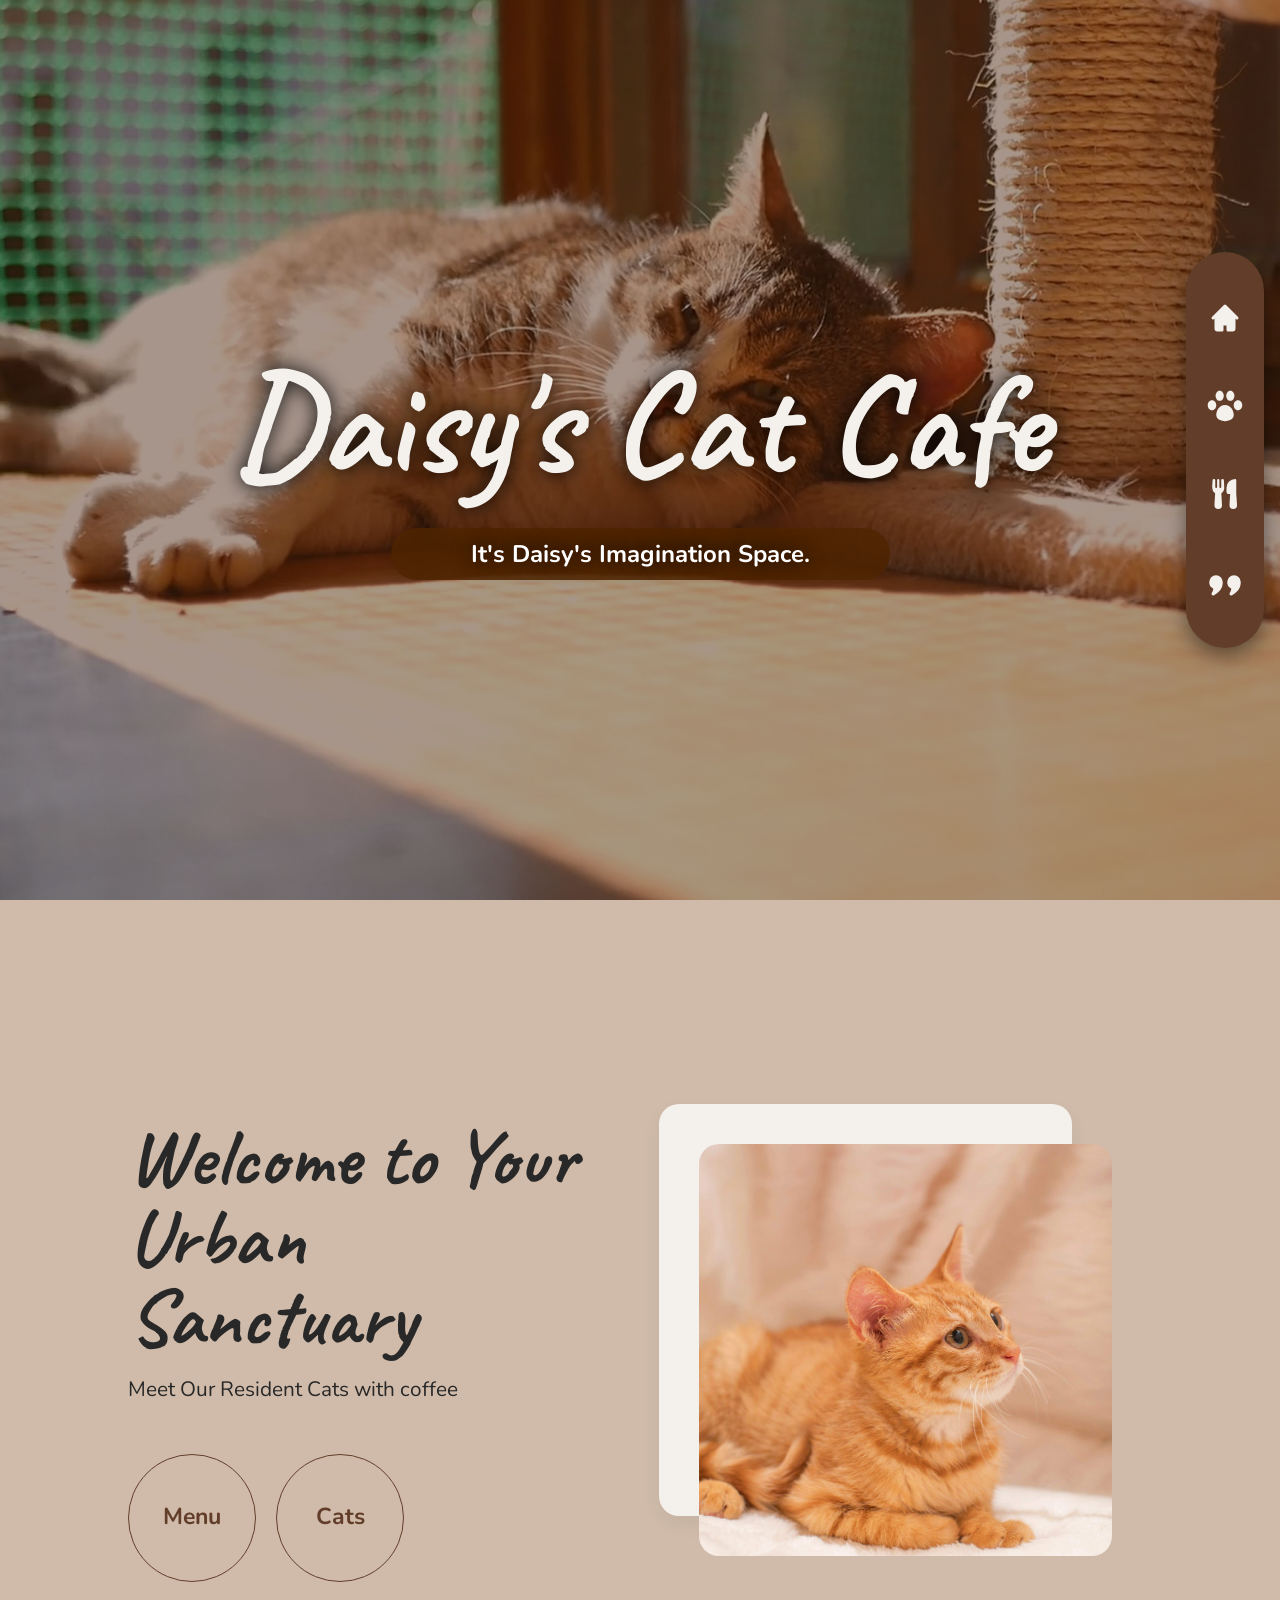
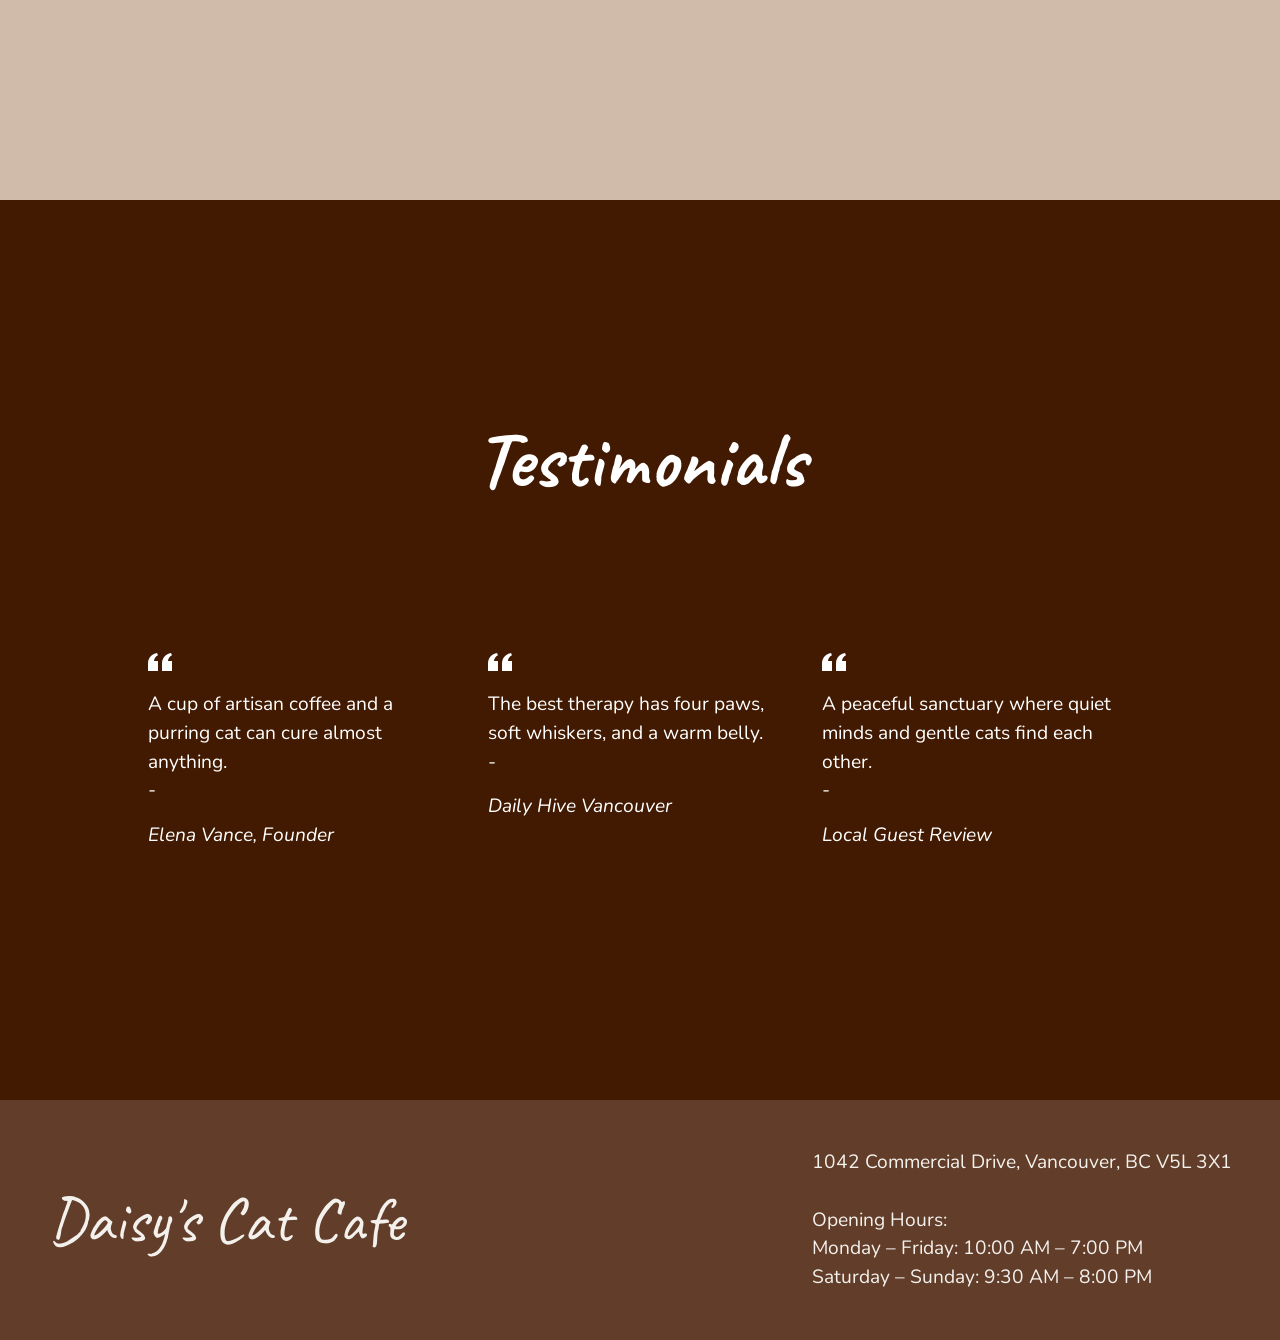
<file: index.html>
<!doctype html>
<html lang="en">
  <head>
    <meta charset="utf-8" />
    <meta name="viewport" content="width=device-width,initial-scale=1" />
    <meta name="description" content="Welcome to Daisy's Cat Cafe. Enjoy our signature Meowcha Latte and relax with our friendly resident cats.">
    <title>Country Website</title>
    <!-- favicon -->
    <link rel="icon" type="image/svg+xml" href="images/favicon.svg" />
    <link rel="icon" type="image/x-icon" href="images/favicon.ico" />
    <link
      rel="apple-touch-icon"
      sizes="180x180"
      href="images/apple-touch-icon.png"
    />
    <link rel="manifest" href="images/site.webmanifest" />
    <!-- Google Fonts -->
    <link rel="preconnect" href="https://fonts.googleapis.com" />
    <link rel="preconnect" href="https://fonts.gstatic.com" crossorigin />
    <link
      href="https://fonts.googleapis.com/css2?family=Caveat:wght@400..700&family=Playfair:ital,opsz,wght@0,5..1200,300..900;1,5..1200,300..900&family=Roboto:ital,wght@0,100..900;1,100..900&display=swap"
      rel="stylesheet"
    />
    <link rel="preconnect" href="https://fonts.googleapis.com" />
    <link rel="preconnect" href="https://fonts.gstatic.com" crossorigin />
    <link
      href="https://fonts.googleapis.com/css2?family=Caveat:wght@400..700&family=Nunito:ital,wght@0,200..1000;1,200..1000&family=Playfair:ital,opsz,wght@0,5..1200,300..900;1,5..1200,300..900&family=Roboto:ital,wght@0,100..900;1,100..900&display=swap"
      rel="stylesheet"
    />

    <link rel="stylesheet" href="styles/normalize-fwd.css" />
    <link rel="stylesheet" href="styles/styles.css" />
  </head>

  <body>
    <div class="site-wrapper">
      <header class="site-header">
        <nav class="site-navigation" id="site-navigation">
          <ul class="nav-menu" id="header-menu">
            <li>
              <a href="index.html" class="icon-link" aria-label="Home">
                <svg
                  xmlns="http://www.w3.org/2000/svg"
                  viewBox="0 0 24 24"
                  width="36"
                  height="36"
                >
                  <path
                    fill="currentColor"
                    fill-rule="evenodd"
                    d="M11.293 3.293a1 1 0 0 1 1.414 0l6 6l2 2a1 1 0 0 1-1.414 1.414L19 12.414V19a2 2 0 0 1-2 2h-3a1 1 0 0 1-1-1v-3h-2v3a1 1 0 0 1-1 1H7a2 2 0 0 1-2-2v-6.586l-.293.293a1 1 0 0 1-1.414-1.414l2-2z"
                    clip-rule="evenodd"
                  />
                </svg>
              </a>
            </li>
            <li>
              <a href="cats.html">
                <svg xmlns="http://www.w3.org/2000/svg" viewBox="0 0 14 14" width="36" height="36" >
                  <path
                    fill="currentColor"
                    fill-rule="evenodd"
                    d="M4.933 1.084c-.494 0-.906.264-1.177.621a2.2 2.2 0 0 0-.425 1.326c0 .5.153.97.425 1.327c.271.357.683.62 1.177.62c.493 0 .905-.263 1.177-.62a2.2 2.2 0 0 0 .425-1.327c0-.499-.154-.97-.425-1.326c-.272-.357-.684-.621-1.177-.621m4.134 0c-.493 0-.905.264-1.177.621a2.2 2.2 0 0 0-.425 1.326c0 .5.154.97.425 1.327c.272.357.684.62 1.177.62c.494 0 .906-.263 1.178-.62s.425-.827.425-1.327c0-.499-.154-.97-.425-1.326c-.272-.357-.684-.621-1.178-.621m2.986 3.675c-1.014 0-1.658.982-1.658 1.947s.644 1.948 1.658 1.948s1.658-.982 1.658-1.948s-.644-1.947-1.658-1.947m-10.106 0C.933 4.759.289 5.74.289 6.706s.644 1.948 1.658 1.948s1.658-.982 1.658-1.948S2.96 4.76 1.947 4.76M7 6.609c-1.166 0-2.028.625-2.579 1.4c-.543.762-.816 1.708-.816 2.477c0 .9.541 1.525 1.201 1.9c.65.368 1.465.53 2.194.53c.73 0 1.543-.162 2.193-.53c.66-.375 1.202-1 1.202-1.9c0-.769-.273-1.715-.817-2.478c-.55-.774-1.412-1.4-2.578-1.4"
                    clip-rule="evenodd"
                  />
                </svg>
              </a>
            </li>

            <li>
              <a href="menu.html">
                <svg xmlns="http://www.w3.org/2000/svg" viewBox="0 0 24 24" width="36" height="36" >
                  <path
                    fill="currentColor"
                    d="M3.743 2.816A.88.88 0 0 1 5.5 2.88v4.494a.625.625 0 1 0 1.25 0V2.75a.75.75 0 0 1 1.5 0v4.624a.625.625 0 1 0 1.25 0V2.88a.88.88 0 0 1 1.757-.064C11.3 3.428 11.5 6.37 11.5 8c0 1.35-.67 2.544-1.692 3.267c-.216.153-.268.315-.263.397c.123 1.878.455 7.018.455 7.833a2.5 2.5 0 0 1-5 0c0-.816.332-5.955.455-7.833c.005-.082-.047-.244-.263-.397A4 4 0 0 1 3.5 8c0-1.63.2-4.572.243-5.184M13 7.75A5.75 5.75 0 0 1 18.75 2a.75.75 0 0 1 .75.75v8.5c0 .318.106 1.895.225 3.642l.005.083c.13 1.908.27 3.983.27 4.522a2.5 2.5 0 0 1-5 0c0-.514.128-2.611.252-4.534c.062-.971.125-1.912.172-2.61l.023-.353h-.697A1.75 1.75 0 0 1 13 10.25z"
                  />
                </svg>
              </a>
            </li>

            <li>
              <a href="credits.html">
                <svg xmlns="http://www.w3.org/2000/svg" viewBox="0 0 16 16" width="36" height="36" >
                  <path
                    fill="currentColor"
                    d="M4 5a3.01 3.01 0 0 0-3 3c0 .725.153 1.4.54 1.956c.274.397.746.63 1.196.88c.005.79-.005.984-.629 2.023c-.407.678.377 1.443 1.045 1.02c1.418-.902 2.384-1.709 3.006-2.66C6.78 10.27 7 9.208 7 8a3.005 3.005 0 0 0-3-3m8 0a3.01 3.01 0 0 0-3 3c0 .725.153 1.4.54 1.956c.274.397.746.63 1.196.88c.005.79-.004.984-.629 2.023c-.407.678.377 1.443 1.045 1.02c1.418-.902 2.384-1.709 3.006-2.66C14.78 10.27 15 9.208 15 8a3.005 3.005 0 0 0-3-3"
                  />
                </svg>
              </a>
            </li>
          </ul>
        </nav>
      </header>

      <main>
        <header id="hero" class="page-header">
          <video
            class="hero-video"
            autoplay
            muted
            loop
            playsinline
            poster="images/hero-poster.jpg"
          >
            <source src="media/banner.mp4" type="video/mp4" />
            Your browser does not support the video tag.
          </video>

          <div class="hero-content">
            
              <h1>Daisy's Cat Cafe</h1>
              <p>It's Daisy's Imagination Space.</p>
          </div>
        </header>

        <section id="about-me" class="section-about primary-bg">
          <div class="about-card">
            <h2>Welcome to Your Urban Sanctuary</h2>
            <p>Meet Our Resident Cats with coffee</p>
            <div class="cta-button">
              <a href="menu.html"> Menu </a>
              <a href="cats.html"> Cats </a>
            </div>
          </div>
          <div class ="card-image">
            <img src="images/cat-4.jpg" alt="orange Cat picture" />
          </div>
        </section>

        <section id="testimonials" class="section-testimonials dark-bg">
          <h2 class="testimonials-title">Testimonials</h2>
          <div class="testimonials-wrapper">
            <blockquote class="customer">
                <svg
                  class="quote-icon"
                  aria-hidden="true"
                  viewBox="0 0 24 24"
                  width="40"
                  height="40"
                  fill="currentColor"
                >
                  <path
                    d="M14.017 21v-7.391c0-5.704 3.731-9.57 8.983-10.609l.995 2.151c-2.432.917-3.995 3.638-3.995 5.849h4v10h-9.983zm-14.017 0v-7.391c0-5.704 3.748-9.57 9-10.609l.996 2.151c-2.433.917-3.996 3.638-3.996 5.849h3.983v10h-9.983z"
                  />
                </svg>
                <p>
                  A cup of artisan coffee and a purring cat can cure almost
                  anything.<br />-
                </p>
                <cite class="customer-name">Elena Vance, Founder</cite>

            </blockquote>

            <blockquote class="customer">
                <svg
                  class="quote-icon"
                  aria-hidden="true"
                  viewBox="0 0 24 24"
                  width="40"
                  height="40"
                  fill="currentColor"
                >
                  <path
                    d="M14.017 21v-7.391c0-5.704 3.731-9.57 8.983-10.609l.995 2.151c-2.432.917-3.995 3.638-3.995 5.849h4v10h-9.983zm-14.017 0v-7.391c0-5.704 3.748-9.57 9-10.609l.996 2.151c-2.433.917-3.996 3.638-3.996 5.849h3.983v10h-9.983z"
                  />
                </svg>
                <p>
                  The best therapy has four paws, soft whiskers, and a warm
                  belly.<br />-
                </p>
                <cite class="customer-name">Daily Hive Vancouver</cite>
            </blockquote>

            <blockquote class="customer">
                <svg
                  class="quote-icon"
                  aria-hidden="true"
                  viewBox="0 0 24 24"
                  width="40"
                  height="40"
                  fill="currentColor"
                >
                  <path
                    d="M14.017 21v-7.391c0-5.704 3.731-9.57 8.983-10.609l.995 2.151c-2.432.917-3.995 3.638-3.995 5.849h4v10h-9.983zm-14.017 0v-7.391c0-5.704 3.748-9.57 9-10.609l.996 2.151c-2.433.917-3.996 3.638-3.996 5.849h3.983v10h-9.983z"
                  />
                </svg>
                <p>
                  A peaceful sanctuary where quiet minds and gentle cats find
                  each other.<br />-
                </p>
                <cite class="customer-name">Local Guest Review</cite>
            </blockquote>
          </div>
        </section>
      </main>

      <footer id="footer" class="site-footer">
        <p class="site-logo">Daisy's Cat Cafe</p>
        <div class="footer-text">
          <p>
            1042 Commercial Drive, Vancouver, BC V5L 3X1 <br /><br />
            Opening Hours: <br />
            Monday – Friday: 10:00 AM – 7:00 PM <br />
            Saturday – Sunday: 9:30 AM – 8:00 PM
          </p>
        </div>
      </footer>
    </div>
    <script src="scripts/scripts.js" ></script>
  </body>
</html>
</file>
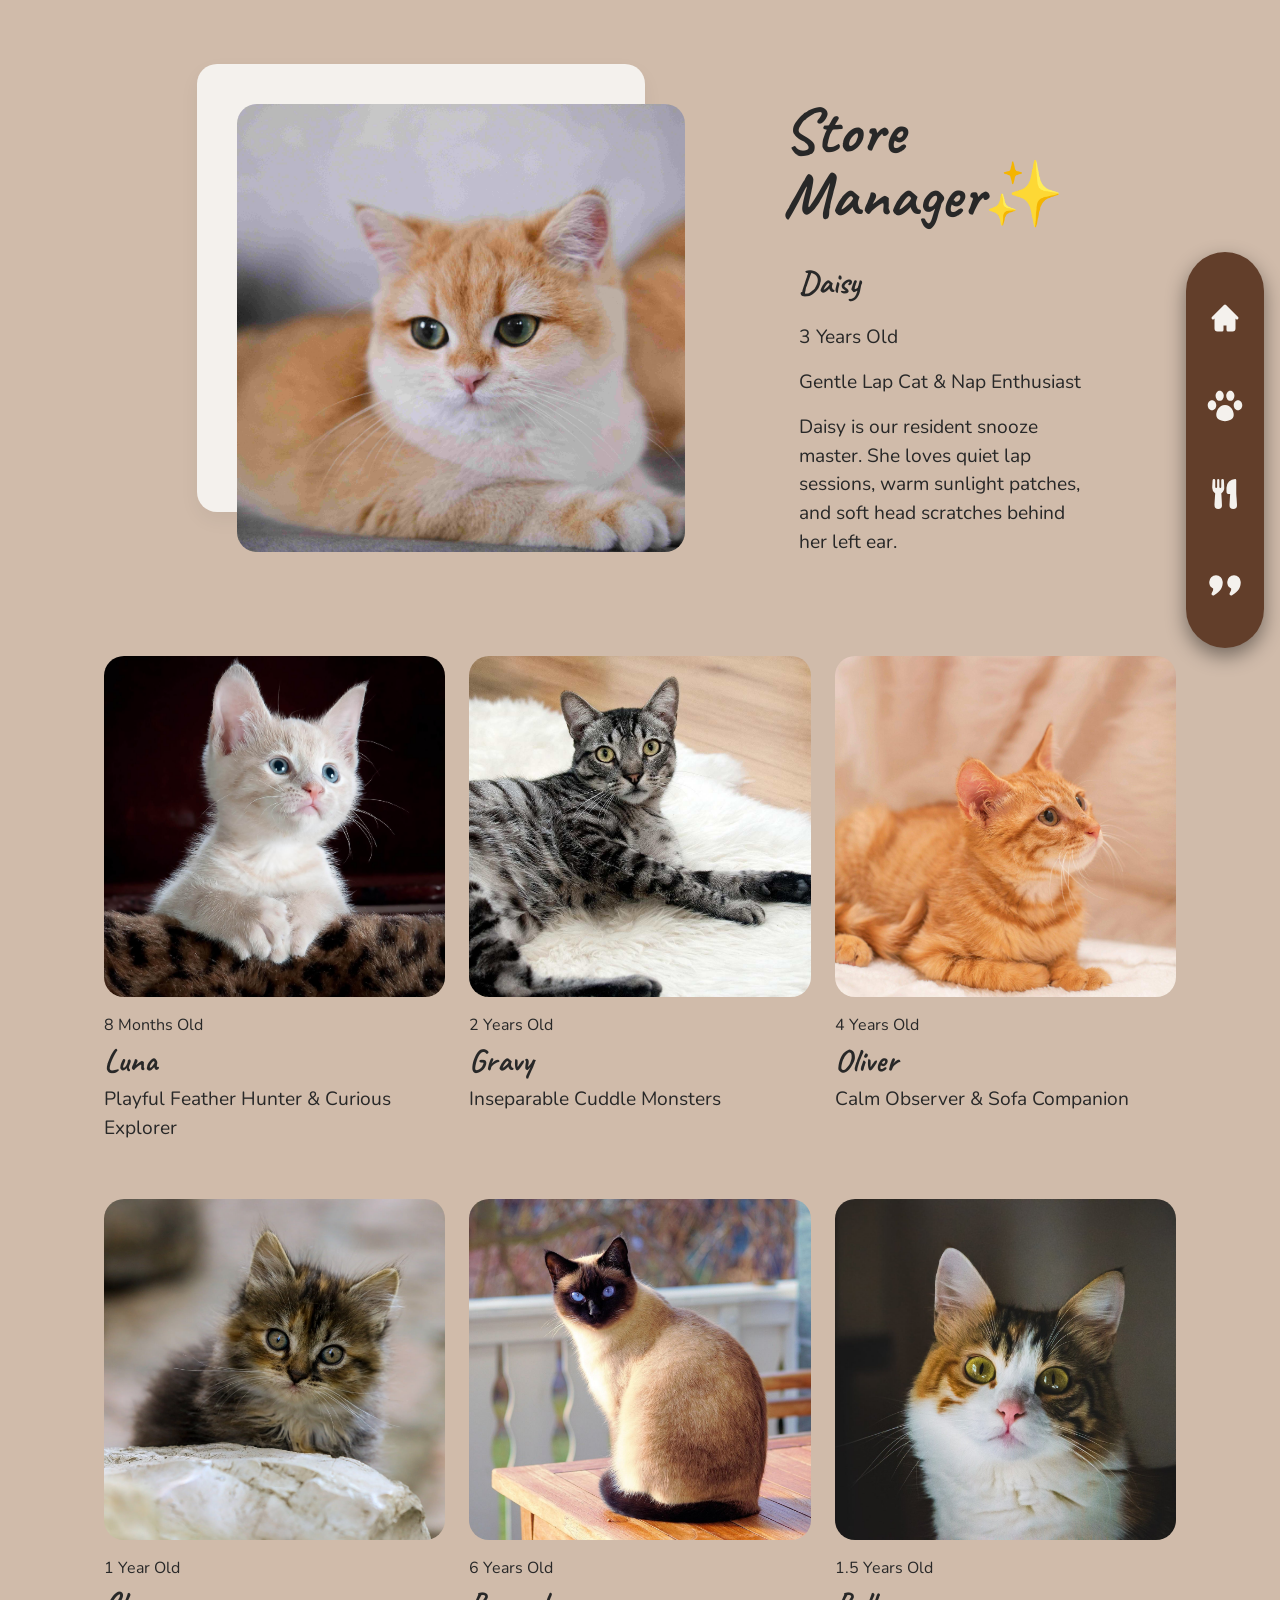
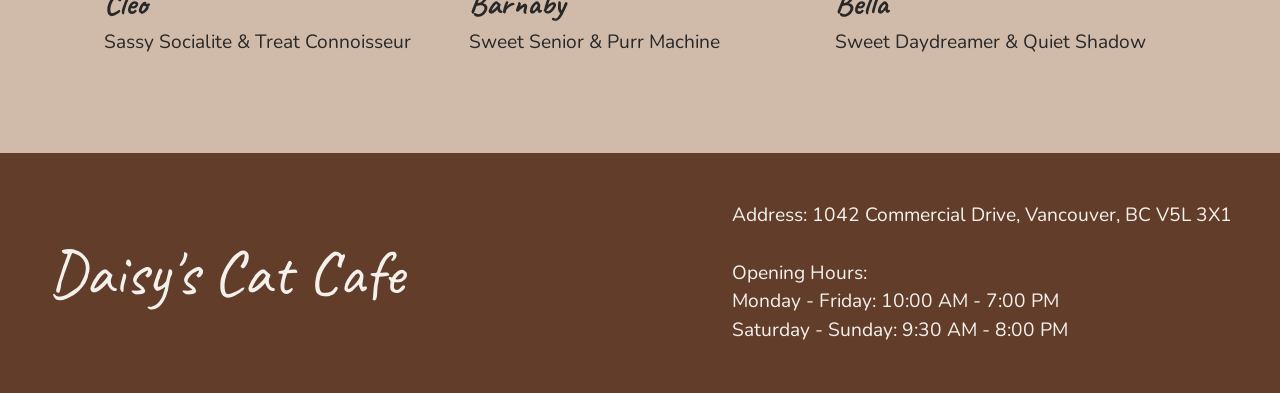
<file: cats.html>
<!doctype html>
<html lang="en">
  <head>
    <meta charset="utf-8" />
    <meta name="viewport" content="width=device-width,initial-scale=1" />
    <meta name="description" content="Meet the adorable resident cats at Daisy's Cat Cafe! Get to know our Store Manager, Daisy, and other furry friends waiting to play with you.">
    <title>Cats</title>
        <!-- favicon -->
    <link rel="icon" type="image/svg+xml" href="images/favicon.svg" />
    <link rel="icon" type="image/x-icon" href="images/favicon.ico" />
    <link rel="apple-touch-icon" sizes="180x180" href="images/apple-touch-icon.png" />
    <link rel="manifest" href="images/site.webmanifest">
    <!-- Google Fonts -->
    <link rel="preconnect" href="https://fonts.googleapis.com" />
    <link rel="preconnect" href="https://fonts.gstatic.com" crossorigin />
    <link
      href="https://fonts.googleapis.com/css2?family=Caveat:wght@400..700&family=Playfair:ital,opsz,wght@0,5..1200,300..900;1,5..1200,300..900&family=Roboto:ital,wght@0,100..900;1,100..900&display=swap"
      rel="stylesheet"
    />
    <link rel="preconnect" href="https://fonts.googleapis.com" />
    <link rel="preconnect" href="https://fonts.gstatic.com" crossorigin />
    <link
      href="https://fonts.googleapis.com/css2?family=Caveat:wght@400..700&family=Nunito:ital,wght@0,200..1000;1,200..1000&family=Playfair:ital,opsz,wght@0,5..1200,300..900;1,5..1200,300..900&family=Roboto:ital,wght@0,100..900;1,100..900&display=swap"
      rel="stylesheet"
    />
    <link rel="stylesheet" href="styles/normalize-fwd.css" />
    <link rel="stylesheet" href="styles/styles.css" />
  </head>

  <body>
    <div class="site-wrapper cats-bg">
      <header class="site-header">
        <nav class="site-navigation" id="site-navigation">
          <ul class="nav-menu" id="header-menu">
            <li>
              <a href="index.html" class="icon-link" aria-label="Home">
                <svg
                  xmlns="http://www.w3.org/2000/svg"
                  viewBox="0 0 24 24"
                  width="36"
                  height="36"
                >
                  <path
                    fill="currentColor"
                    fill-rule="evenodd"
                    d="M11.293 3.293a1 1 0 0 1 1.414 0l6 6l2 2a1 1 0 0 1-1.414 1.414L19 12.414V19a2 2 0 0 1-2 2h-3a1 1 0 0 1-1-1v-3h-2v3a1 1 0 0 1-1 1H7a2 2 0 0 1-2-2v-6.586l-.293.293a1 1 0 0 1-1.414-1.414l2-2z"
                    clip-rule="evenodd"
                  />
                </svg>
              </a>
            </li>
            <li>
              <a href="cats.html">
                <svg xmlns="http://www.w3.org/2000/svg" viewBox="0 0 14 14" width="36" height="36" >
                  <path
                    fill="currentColor"
                    fill-rule="evenodd"
                    d="M4.933 1.084c-.494 0-.906.264-1.177.621a2.2 2.2 0 0 0-.425 1.326c0 .5.153.97.425 1.327c.271.357.683.62 1.177.62c.493 0 .905-.263 1.177-.62a2.2 2.2 0 0 0 .425-1.327c0-.499-.154-.97-.425-1.326c-.272-.357-.684-.621-1.177-.621m4.134 0c-.493 0-.905.264-1.177.621a2.2 2.2 0 0 0-.425 1.326c0 .5.154.97.425 1.327c.272.357.684.62 1.177.62c.494 0 .906-.263 1.178-.62s.425-.827.425-1.327c0-.499-.154-.97-.425-1.326c-.272-.357-.684-.621-1.178-.621m2.986 3.675c-1.014 0-1.658.982-1.658 1.947s.644 1.948 1.658 1.948s1.658-.982 1.658-1.948s-.644-1.947-1.658-1.947m-10.106 0C.933 4.759.289 5.74.289 6.706s.644 1.948 1.658 1.948s1.658-.982 1.658-1.948S2.96 4.76 1.947 4.76M7 6.609c-1.166 0-2.028.625-2.579 1.4c-.543.762-.816 1.708-.816 2.477c0 .9.541 1.525 1.201 1.9c.65.368 1.465.53 2.194.53c.73 0 1.543-.162 2.193-.53c.66-.375 1.202-1 1.202-1.9c0-.769-.273-1.715-.817-2.478c-.55-.774-1.412-1.4-2.578-1.4"
                    clip-rule="evenodd"
                  />
                </svg>
              </a>
            </li>

            <li>
              <a href="menu.html">
                <svg xmlns="http://www.w3.org/2000/svg" viewBox="0 0 24 24" width="36" height="36" >
                  <path
                    fill="currentColor"
                    d="M3.743 2.816A.88.88 0 0 1 5.5 2.88v4.494a.625.625 0 1 0 1.25 0V2.75a.75.75 0 0 1 1.5 0v4.624a.625.625 0 1 0 1.25 0V2.88a.88.88 0 0 1 1.757-.064C11.3 3.428 11.5 6.37 11.5 8c0 1.35-.67 2.544-1.692 3.267c-.216.153-.268.315-.263.397c.123 1.878.455 7.018.455 7.833a2.5 2.5 0 0 1-5 0c0-.816.332-5.955.455-7.833c.005-.082-.047-.244-.263-.397A4 4 0 0 1 3.5 8c0-1.63.2-4.572.243-5.184M13 7.75A5.75 5.75 0 0 1 18.75 2a.75.75 0 0 1 .75.75v8.5c0 .318.106 1.895.225 3.642l.005.083c.13 1.908.27 3.983.27 4.522a2.5 2.5 0 0 1-5 0c0-.514.128-2.611.252-4.534c.062-.971.125-1.912.172-2.61l.023-.353h-.697A1.75 1.75 0 0 1 13 10.25z"
                  />
                </svg>
              </a>
            </li>

            <li>
              <a href="credits.html">
                <svg xmlns="http://www.w3.org/2000/svg" viewBox="0 0 16 16" width="36" height="36" >
                  <path
                    fill="currentColor"
                    d="M4 5a3.01 3.01 0 0 0-3 3c0 .725.153 1.4.54 1.956c.274.397.746.63 1.196.88c.005.79-.005.984-.629 2.023c-.407.678.377 1.443 1.045 1.02c1.418-.902 2.384-1.709 3.006-2.66C6.78 10.27 7 9.208 7 8a3.005 3.005 0 0 0-3-3m8 0a3.01 3.01 0 0 0-3 3c0 .725.153 1.4.54 1.956c.274.397.746.63 1.196.88c.005.79-.004.984-.629 2.023c-.407.678.377 1.443 1.045 1.02c1.418-.902 2.384-1.709 3.006-2.66C14.78 10.27 15 9.208 15 8a3.005 3.005 0 0 0-3-3"
                  />
                </svg>
              </a>
            </li>
          </ul>
        </nav>
      </header>

      <main>
        <h1 class="display-none">Cats Bio</h1>

        <section id="manerger" class="section-manager manager-bg ">
          <div class="manager-card">
            <h2>Store Manager✨</h2>
            <div class="manager-details">
              <h3 class="cat-name">Daisy</h3>
              <p>3 Years Old</p>
              <p>Gentle Lap Cat & Nap Enthusiast</p>
              <p>Daisy is our resident snooze master. She loves quiet lap
                  sessions, warm sunlight patches, and soft head scratches
                  behind her left ear.</p>
            </div>
          </div>
          <div class ="card-image">
            <img src="images/cat-1.jpg" alt="orange cat picture" />
          </div>
        </section>

        <section class="cats-grid" aria-label="Our Resident Cats">
          <figure class="cat-card">
            <img
              src="images/cat-2.jpg"
              alt="Luna the gentle cream kitten"
              class="cat-img"
            />
            <figcaption class="cat-info">
              <span class="cat-age">8 Months Old</span>
              <h3 class="cat-name">Luna</h3>
              <p class="cat-trait">Playful Feather Hunter & Curious Explorer</p>
            </figcaption>
          </figure>

          <figure class="cat-card">
            <img
              src="images/cat-3.jpg"
              alt="Gravy the silver tabby cat"
              class="cat-img"
            />
            <figcaption class="cat-info">
              <span class="cat-age">2 Years Old</span>
              <h3 class="cat-name">Gravy</h3>
              <p class="cat-trait">Inseparable Cuddle Monsters</p>
            </figcaption>
          </figure>

          <figure class="cat-card">
            <img
              src="images/cat-4.jpg"
              alt="Oliver, a chubby ginger tabby cat resting comfortably on a soft beige blanket"
              class="cat-img"
            />
            <figcaption class="cat-info">
              <span class="cat-age">4 Years Old</span>
              <h3 class="cat-name">Oliver</h3>
              <p class="cat-trait">Calm Observer & Sofa Companion</p>
            </figcaption>
          </figure>

          <figure class="cat-card">
            <img
              src="images/cat-5.jpg"
              alt="Cleo, an adorable fluffy calico kitten with striking markings sitting on a rock"
              class="cat-img"
            />
            <figcaption class="cat-info">
              <span class="cat-age">1 Year Old</span>
              <h3 class="cat-name">Cleo</h3>
              <p class="cat-trait">Sassy Socialite & Treat Connoisseur</p>
            </figcaption>
          </figure>

          <figure class="cat-card">
            <img
              src="images/cat-6.jpg"
              alt="Barnaby, a blue-eyed Siamese mix cat with dark seal-point markings perching on an outdoor wooden table"
              class="cat-img"
            />
            <figcaption class="cat-info">
              <span class="cat-age">6 Years Old</span>
              <h3 class="cat-name">Barnaby</h3>
              <p class="cat-trait">Sweet Senior & Purr Machine</p>
            </figcaption>
          </figure>

          <figure class="cat-card">
            <img
              src="images/cat-7.jpg"
              alt="Bella, a sweet white and calico cat with bright green eyes looking curiously upward"
              class="cat-img"
            />
            <figcaption class="cat-info">
              <span class="cat-age">1.5 Years Old</span>
              <h3 class="cat-name">Bella</h3>
              <p class="cat-trait">Sweet Daydreamer & Quiet Shadow</p>
            </figcaption>
          </figure>

        </section>
      </main>

      <footer id="footer" class="site-footer">
        <p class="site-logo">Daisy's Cat Cafe</p>
        <div class="footer-text">
          <p >
            Address: 1042 Commercial Drive, Vancouver, BC V5L 3X1 <br /><br />
            Opening Hours: <br />
            Monday - Friday: 10:00 AM - 7:00 PM <br />
            Saturday - Sunday: 9:30 AM - 8:00 PM
          </p>
        </div>
      </footer>
    </div>
    <script src="scripts/scripts.js" ></script>
  </body>
</html>
</file>
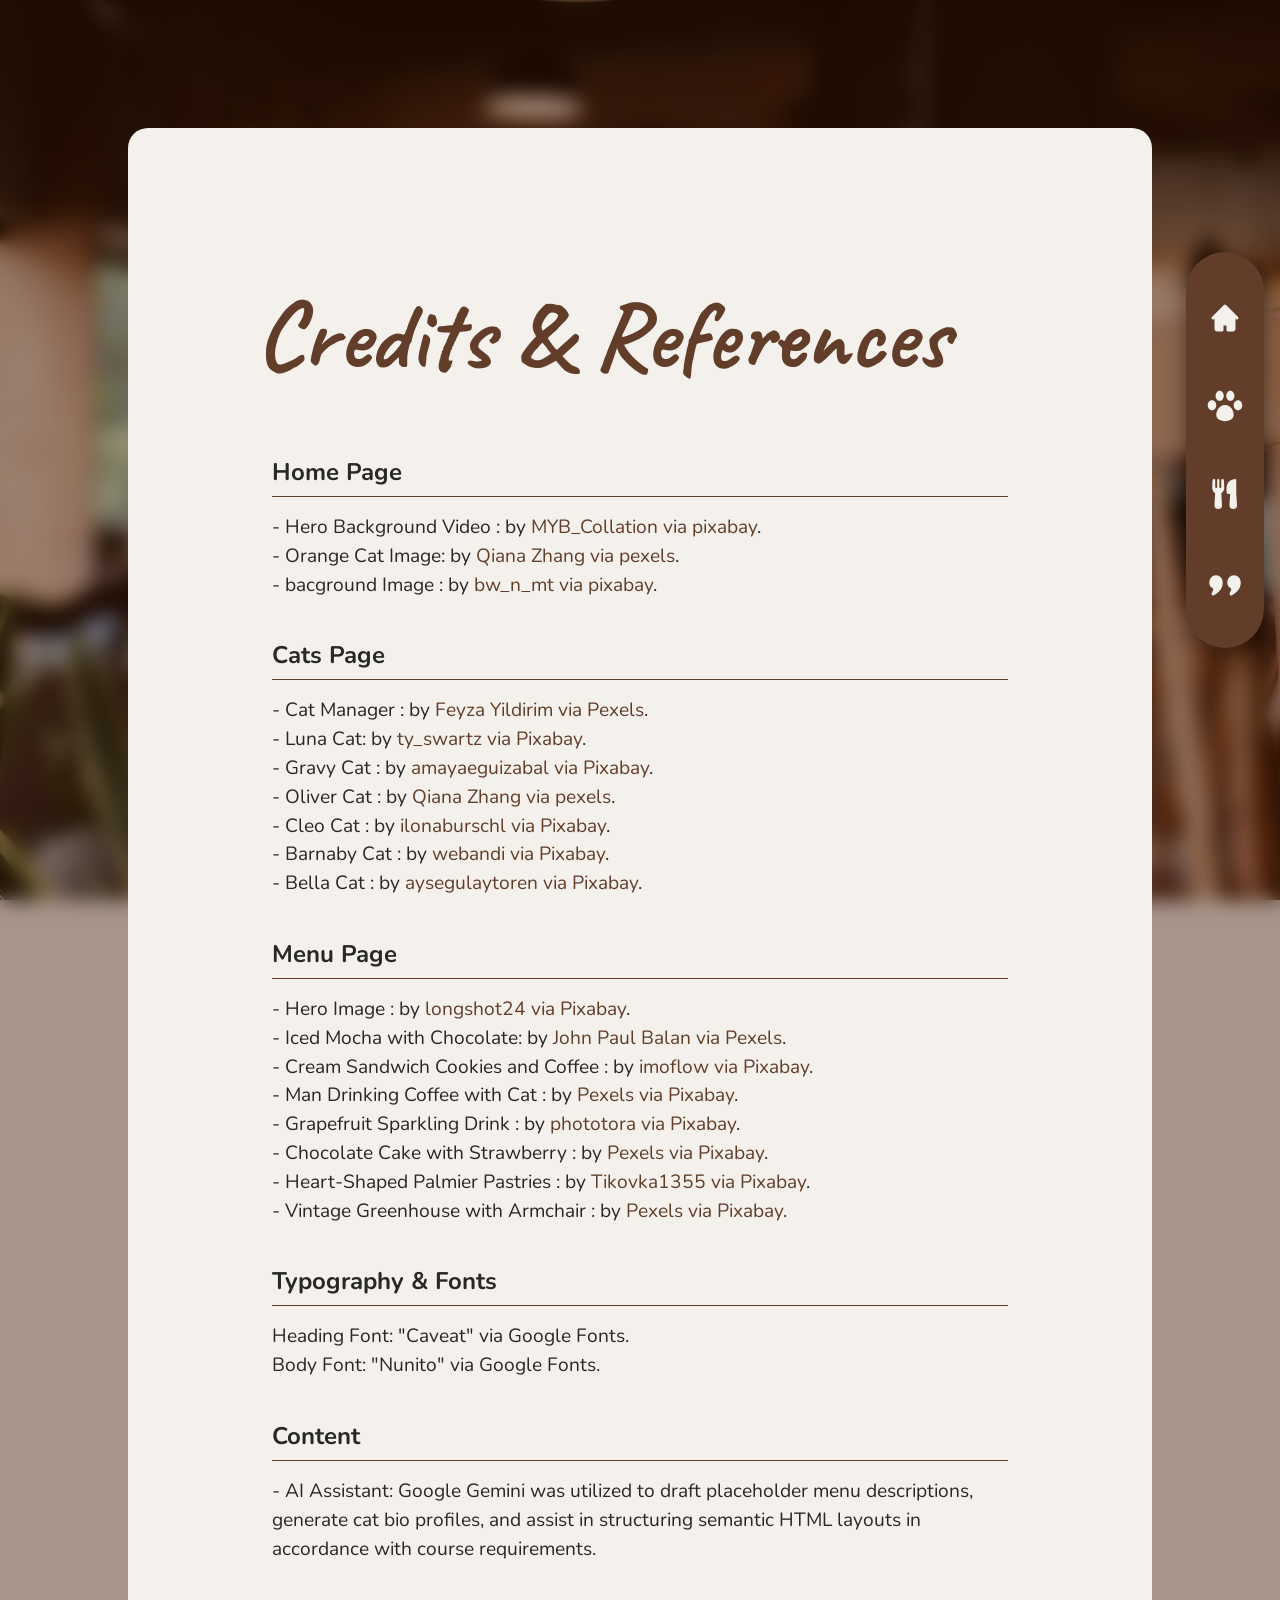
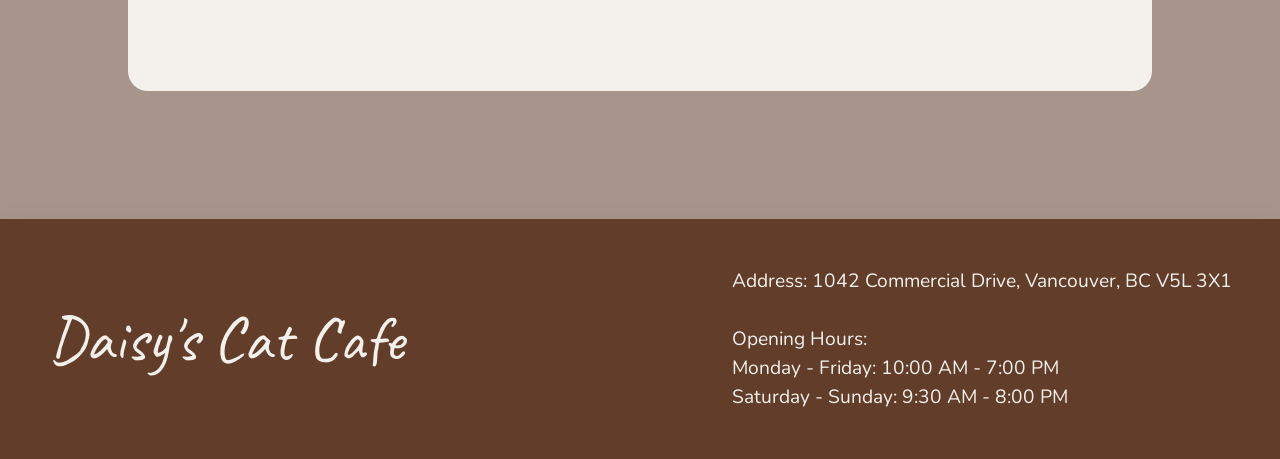
<file: credits.html>
<!doctype html>
<html lang="en">
  <head>
    <meta charset="utf-8" />
    <meta name="viewport" content="width=device-width,initial-scale=1" />
    <meta name="description" content="Credits and references for Daisy's Cat Cafe website. Acknowledging the creators of the beautiful images, videos, and fonts used throughout our site.">
    <title>Credits</title>
    <!-- favicon -->
    <link rel="icon" type="image/svg+xml" href="images/favicon.svg" />
    <link rel="icon" type="image/x-icon" href="images/favicon.ico" />
    <link
      rel="apple-touch-icon"
      sizes="180x180"
      href="images/apple-touch-icon.png"
    />
    <link rel="manifest" href="images/site.webmanifest" />
    <!-- Google Fonts -->
    <link rel="preconnect" href="https://fonts.googleapis.com" />
    <link rel="preconnect" href="https://fonts.gstatic.com" crossorigin />
    <link
      href="https://fonts.googleapis.com/css2?family=Caveat:wght@400..700&family=Playfair:ital,opsz,wght@0,5..1200,300..900;1,5..1200,300..900&family=Roboto:ital,wght@0,100..900;1,100..900&display=swap"
      rel="stylesheet"
    />
    <link rel="preconnect" href="https://fonts.googleapis.com" />
    <link rel="preconnect" href="https://fonts.gstatic.com" crossorigin />
    <link
      href="https://fonts.googleapis.com/css2?family=Caveat:wght@400..700&family=Nunito:ital,wght@0,200..1000;1,200..1000&family=Playfair:ital,opsz,wght@0,5..1200,300..900;1,5..1200,300..900&family=Roboto:ital,wght@0,100..900;1,100..900&display=swap"
      rel="stylesheet"
    />
    <link rel="stylesheet" href="styles/normalize-fwd.css" />
    <link rel="stylesheet" href="styles/styles.css" />
  </head>

  <body>
    <div class="fixed-background"></div>
    <div class="site-wrapper">
      <header class="site-header">
        <nav class="site-navigation" id="site-navigation">
          <ul class="nav-menu" id="header-menu">
            <li>
              <a href="index.html" class="icon-link" aria-label="Home">
                <svg
                  xmlns="http://www.w3.org/2000/svg"
                  viewBox="0 0 24 24"
                  width="36"
                  height="36"
                >
                  <path
                    fill="currentColor"
                    fill-rule="evenodd"
                    d="M11.293 3.293a1 1 0 0 1 1.414 0l6 6l2 2a1 1 0 0 1-1.414 1.414L19 12.414V19a2 2 0 0 1-2 2h-3a1 1 0 0 1-1-1v-3h-2v3a1 1 0 0 1-1 1H7a2 2 0 0 1-2-2v-6.586l-.293.293a1 1 0 0 1-1.414-1.414l2-2z"
                    clip-rule="evenodd"
                  />
                </svg>
              </a>
            </li>
            <li>
              <a href="cats.html">
                <svg
                  xmlns="http://www.w3.org/2000/svg"
                  viewBox="0 0 14 14"
                  width="36"
                  height="36"
                >
                  <path
                    fill="currentColor"
                    fill-rule="evenodd"
                    d="M4.933 1.084c-.494 0-.906.264-1.177.621a2.2 2.2 0 0 0-.425 1.326c0 .5.153.97.425 1.327c.271.357.683.62 1.177.62c.493 0 .905-.263 1.177-.62a2.2 2.2 0 0 0 .425-1.327c0-.499-.154-.97-.425-1.326c-.272-.357-.684-.621-1.177-.621m4.134 0c-.493 0-.905.264-1.177.621a2.2 2.2 0 0 0-.425 1.326c0 .5.154.97.425 1.327c.272.357.684.62 1.177.62c.494 0 .906-.263 1.178-.62s.425-.827.425-1.327c0-.499-.154-.97-.425-1.326c-.272-.357-.684-.621-1.178-.621m2.986 3.675c-1.014 0-1.658.982-1.658 1.947s.644 1.948 1.658 1.948s1.658-.982 1.658-1.948s-.644-1.947-1.658-1.947m-10.106 0C.933 4.759.289 5.74.289 6.706s.644 1.948 1.658 1.948s1.658-.982 1.658-1.948S2.96 4.76 1.947 4.76M7 6.609c-1.166 0-2.028.625-2.579 1.4c-.543.762-.816 1.708-.816 2.477c0 .9.541 1.525 1.201 1.9c.65.368 1.465.53 2.194.53c.73 0 1.543-.162 2.193-.53c.66-.375 1.202-1 1.202-1.9c0-.769-.273-1.715-.817-2.478c-.55-.774-1.412-1.4-2.578-1.4"
                    clip-rule="evenodd"
                  />
                </svg>
              </a>
            </li>

            <li>
              <a href="menu.html">
                <svg
                  xmlns="http://www.w3.org/2000/svg"
                  viewBox="0 0 24 24"
                  width="36"
                  height="36"
                >
                  <path
                    fill="currentColor"
                    d="M3.743 2.816A.88.88 0 0 1 5.5 2.88v4.494a.625.625 0 1 0 1.25 0V2.75a.75.75 0 0 1 1.5 0v4.624a.625.625 0 1 0 1.25 0V2.88a.88.88 0 0 1 1.757-.064C11.3 3.428 11.5 6.37 11.5 8c0 1.35-.67 2.544-1.692 3.267c-.216.153-.268.315-.263.397c.123 1.878.455 7.018.455 7.833a2.5 2.5 0 0 1-5 0c0-.816.332-5.955.455-7.833c.005-.082-.047-.244-.263-.397A4 4 0 0 1 3.5 8c0-1.63.2-4.572.243-5.184M13 7.75A5.75 5.75 0 0 1 18.75 2a.75.75 0 0 1 .75.75v8.5c0 .318.106 1.895.225 3.642l.005.083c.13 1.908.27 3.983.27 4.522a2.5 2.5 0 0 1-5 0c0-.514.128-2.611.252-4.534c.062-.971.125-1.912.172-2.61l.023-.353h-.697A1.75 1.75 0 0 1 13 10.25z"
                  />
                </svg>
              </a>
            </li>

            <li>
              <a href="credits.html">
                <svg
                  xmlns="http://www.w3.org/2000/svg"
                  viewBox="0 0 16 16"
                  width="36"
                  height="36"
                >
                  <path
                    fill="currentColor"
                    d="M4 5a3.01 3.01 0 0 0-3 3c0 .725.153 1.4.54 1.956c.274.397.746.63 1.196.88c.005.79-.005.984-.629 2.023c-.407.678.377 1.443 1.045 1.02c1.418-.902 2.384-1.709 3.006-2.66C6.78 10.27 7 9.208 7 8a3.005 3.005 0 0 0-3-3m8 0a3.01 3.01 0 0 0-3 3c0 .725.153 1.4.54 1.956c.274.397.746.63 1.196.88c.005.79-.004.984-.629 2.023c-.407.678.377 1.443 1.045 1.02c1.418-.902 2.384-1.709 3.006-2.66C14.78 10.27 15 9.208 15 8a3.005 3.005 0 0 0-3-3"
                  />
                </svg>
              </a>
            </li>
          </ul>
        </nav>
      </header>

      <main class="overlay">
        <div class="credits-bg">
          <h1 class="credits-title">Credits & References</h1>
          <section id="credits-home" class="references">
            <h2 class="bottom-line">Home Page</h2>
            <ul class="credits-list">
              <li>
                - Hero Background Video : by
                <a
                  href="https://pixabay.com/videos/cat-kitty-feline-sleep-fur-182225/"
                  target="_blank"
                  rel="noopener"
                  >MYB_Collation via pixabay</a
                >.
              </li>
              <li>
                - Orange Cat Image: by
                <a
                  href="https://pixabay.com/videos/cat-kitty-feline-sleep-fur-182225/"
                  target="_blank"
                  rel="noopener"
                  >Qiana Zhang via pexels</a
                >.
              </li>
              <li>
                - bacground Image : by
                <a
                  href="https://pixabay.com/photos/coffee-desk-business-tea-meeting-5518359/"
                  target="_blank"
                  rel="noopener"
                  >bw_n_mt via pixabay</a
                >.
              </li>
            </ul>
          </section>
          <section id="credits-cats" class="references">
            <h2 class="bottom-line">Cats Page</h2>
            <ul class="credits-list">
              <li>
                - Cat Manager : by
                <a
                  href="https://www.pexels.com/photo/close-up-photo-of-an-orange-kitten-14492412/"
                  target="_blank"
                  rel="noopener"
                  >Feyza Yildirim via Pexels</a
                >.
              </li>
              <li>
                - Luna Cat: by
                <a
                  href="https://pixabay.com/photos/cat-kitten-pet-kitty-young-cat-551554/"
                  target="_blank"
                  rel="noopener"
                  >ty_swartz via Pixabay</a
                >.
              </li>
              <li>
                - Gravy Cat : by
                <a
                  href="https://pixabay.com/photos/cat-pet-animal-tabby-cat-468232/"
                  target="_blank"
                  rel="noopener"
                  >amayaeguizabal via Pixabay</a
                >.
              </li>
              <li>
                - Oliver Cat : by
                <a
                  href="https://pixabay.com/videos/cat-kitty-feline-sleep-fur-182225/"
                  target="_blank"
                  rel="noopener"
                  >Qiana Zhang via pexels</a
                >.
              </li>
              <li>
                - Cleo Cat : by
                <a
                  href="https://pixabay.com/photos/cat-domestic-cat-animal-portrait-9734651/"
                  target="_blank"
                  rel="noopener"
                  >ilonaburschl via Pixabay</a
                >.
              </li>
              <li>
                - Barnaby Cat : by
                <a
                  href="https://pixabay.com/photos/cat-siamese-cat-fur-kitten-2068462/"
                  target="_blank"
                  rel="noopener"
                  >webandi via Pixabay</a
                >.
              </li>
              <li>
                - Bella Cat : by
                <a
                  href="https://pixabay.com/photos/cat-animal-nature-mammal-cute-fur-10407613/"
                  target="_blank"
                  rel="noopener"
                  >aysegulaytoren via Pixabay</a
                >.
              </li>
            </ul>
          </section>
          <section id="credits-menu" class="references">
            <h2 class="bottom-line">Menu Page</h2>
            <ul class="credits-list">
              <li>
                - Hero Image : by
                <a
                  href="https://pixabay.com/photos/coffee-starbucks-cup-drinks-food-4053246/"
                  target="_blank"
                  rel="noopener"
                  >longshot24 via Pixabay</a
                >.
              </li>
              <li>
                - Iced Mocha with Chocolate: by
                <a
                  href="https://www.pexels.com/photo/cold-chocolate-cocktail-26951876/"
                  target="_blank"
                  rel="noopener"
                  >John Paul Balan via Pexels</a
                >.
              </li>
              <li>
                - Cream Sandwich Cookies and Coffee : by
                <a
                  href="https://pixabay.com/de/photos/lebensmittel-kaffee-trinken-tasse-3196302/"
                  target="_blank"
                  rel="noopener"
                  >imoflow via Pixabay</a
                >.
              </li>
              <li>
                - Man Drinking Coffee with Cat : by
                <a
                  href="https://pixabay.com/photos/man-sofa-coffee-mug-cup-drink-2178466/"
                  target="_blank"
                  rel="noopener"
                  >Pexels via Pixabay</a
                >.
              </li>
              <li>
                - Grapefruit Sparkling Drink : by
                <a
                  href="https://pixabay.com/zh/photos/grapefruit-pink-soda-tangerine-9715105/"
                  target="_blank"
                  rel="noopener"
                  >phototora via Pixabay</a
                >.
              </li>
              <li>
                - Chocolate Cake with Strawberry : by
                <a
                  href="https://pixabay.com/photos/cake-chocolate-chocolate-cake-1850011/"
                  target="_blank"
                  rel="noopener"
                  >Pexels via Pixabay</a
                >.
              </li>
              <li>
                - Heart-Shaped Palmier Pastries : by
                <a
                  href="https://pixabay.com/photos/cookies-food-snack-breakfast-baked-5711139/"
                  target="_blank"
                  rel="noopener"
                  >Tikovka1355 via Pixabay</a
                >.
              </li>
              <li>
                - Vintage Greenhouse with Armchair : by
                <a
                  href="https://pixabay.com/photos/chair-cottage-country-style-1840526/"
                  target="_blank"
                  rel="noopener"
                  >Pexels via Pixabay</a
                >.
              </li>
            </ul>
          </section>
          <section id="credits-fonts" class="references">
            <h2 class="bottom-line">Typography & Fonts</h2>
            <p>Heading Font: "Caveat" via Google Fonts.</p>
            <p>Body Font: "Nunito" via Google Fonts.</p>
          </section>
          <section id="credits-content" class="references">
            <h2 class="bottom-line">Content</h2>
            <p>
              - AI Assistant: Google Gemini was utilized to draft placeholder
              menu descriptions, generate cat bio profiles, and assist in
              structuring semantic HTML layouts in accordance with course
              requirements.
            </p>
          </section>
        </div>
      </main>

      <footer id="footer" class="site-footer">
        <p class="site-logo">Daisy's Cat Cafe</p>
        <div class="footer-text">
          <p>
            Address: 1042 Commercial Drive, Vancouver, BC V5L 3X1 <br /><br />
            Opening Hours: <br />
            Monday - Friday: 10:00 AM - 7:00 PM <br />
            Saturday - Sunday: 9:30 AM - 8:00 PM
          </p>
        </div>
      </footer>
    </div>
    <script src="scripts/scripts.js"></script>
  </body>

</html>
</file>
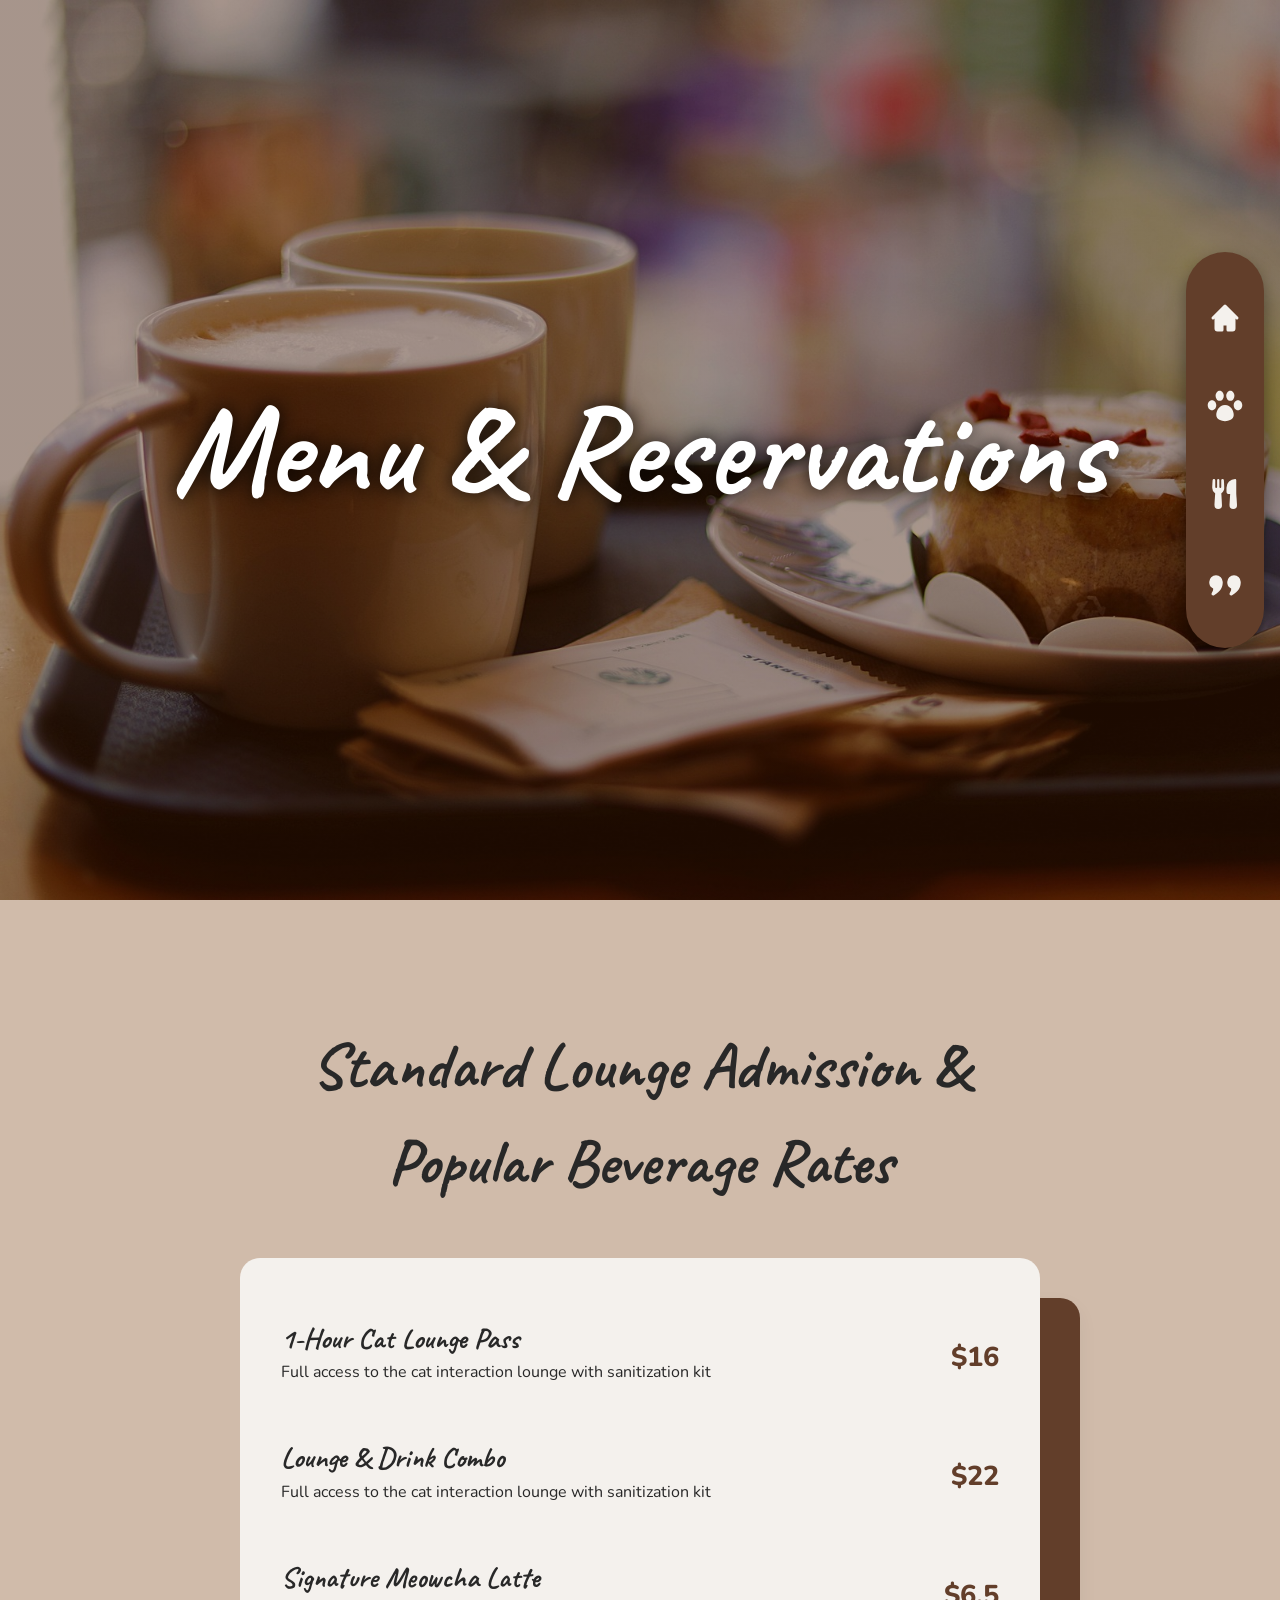
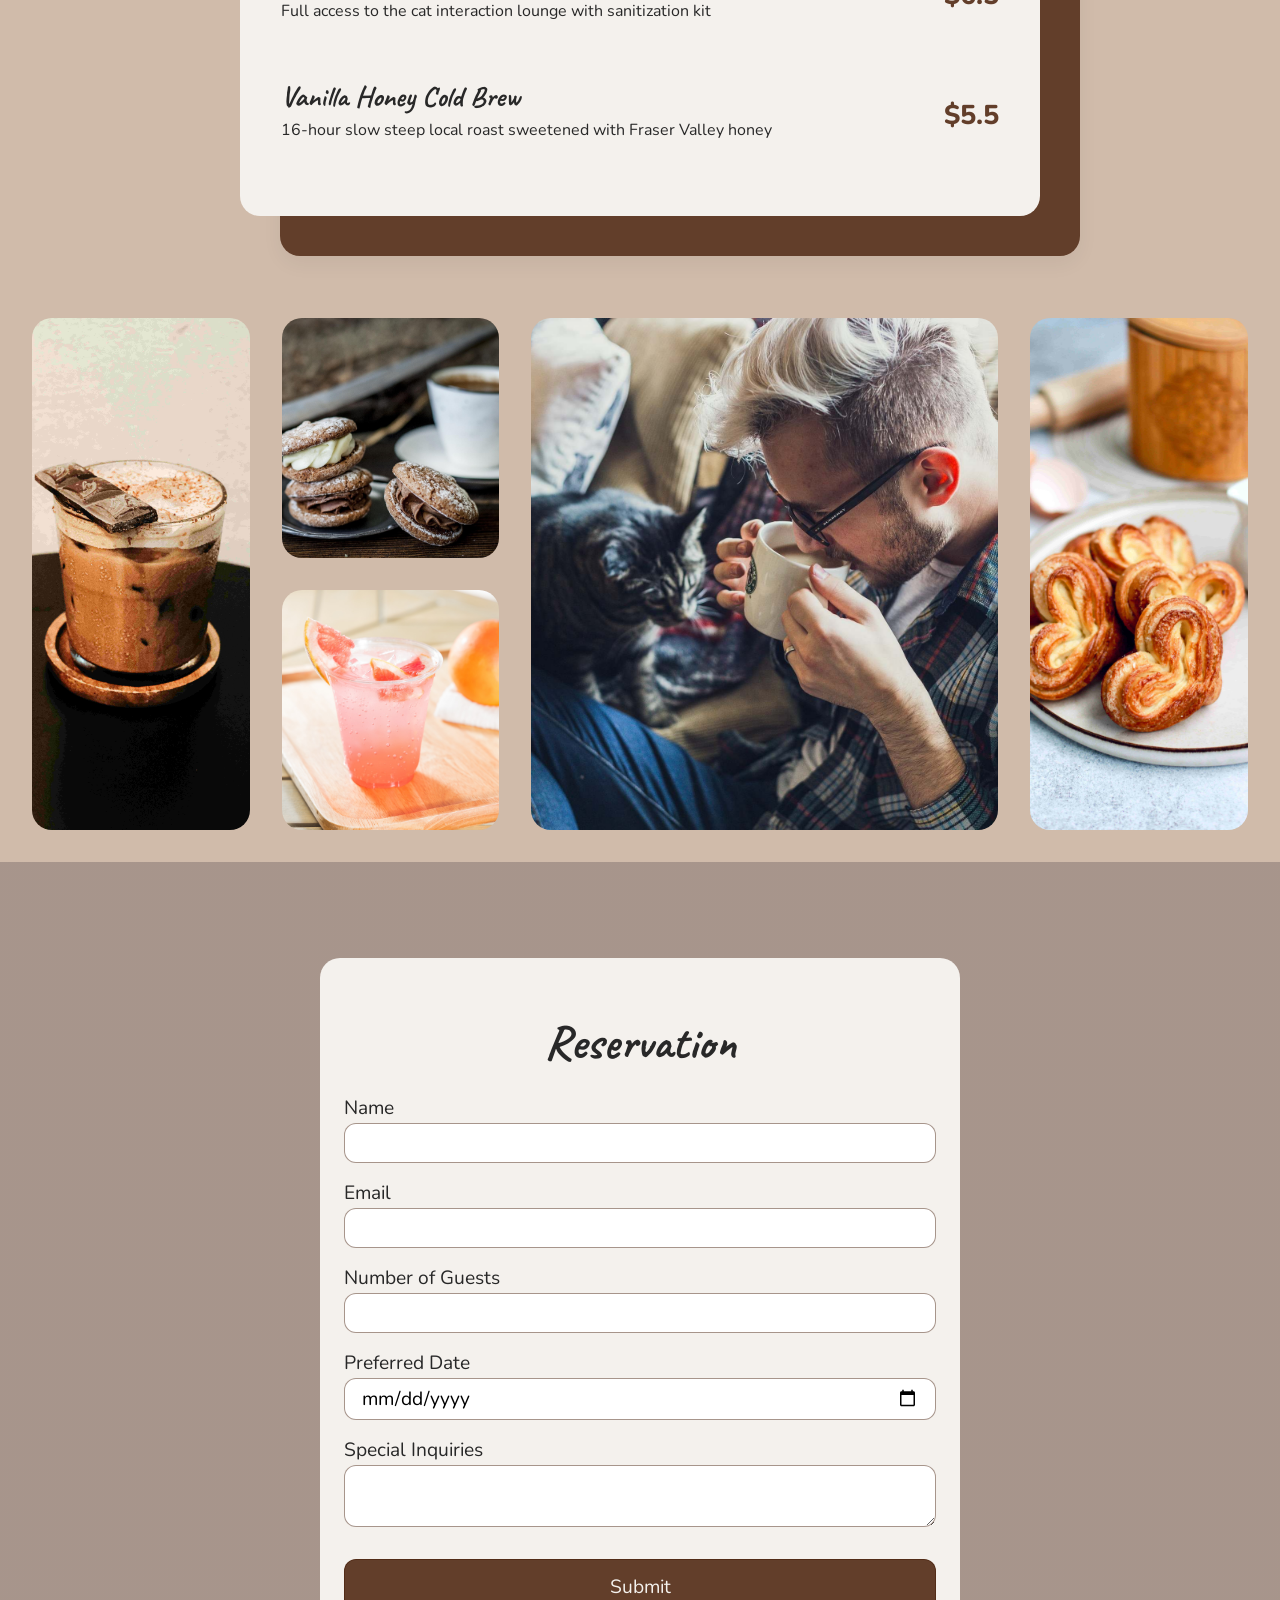
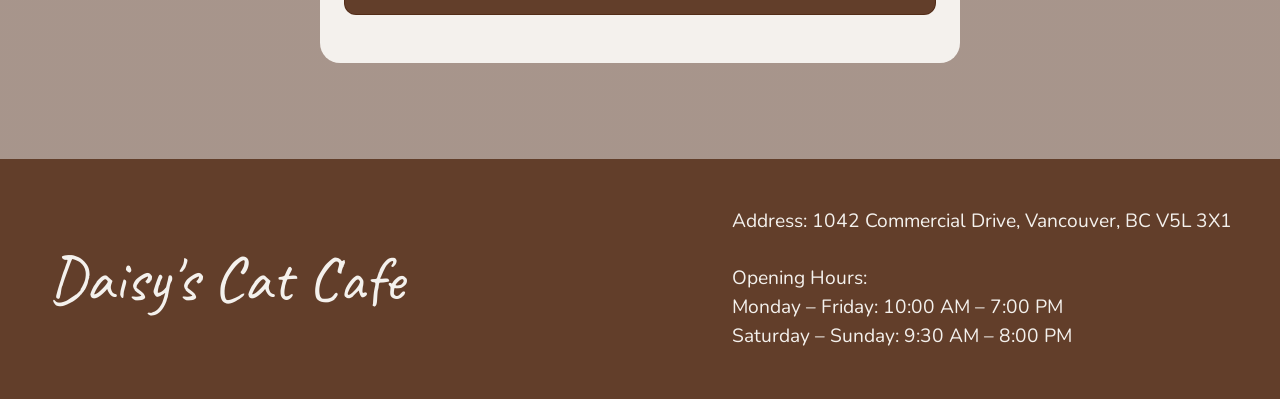
<file: menu.html>
<!doctype html>
<html lang="en">
  <head>
    <meta charset="utf-8" />
    <meta name="viewport" content="width=device-width,initial-scale=1" />
    <meta name="description" content="Explore the menu at Daisy's Cat Cafe. We offer Cat Lounge Passes, Signature Meowcha Lattes, Vanilla Honey Cold Brews, and more for your perfect visit.">
    <title>Menu & Reservations</title>
    <!-- favicon -->
    <link rel="icon" type="image/svg+xml" href="images/favicon.svg" />
    <link rel="icon" type="image/x-icon" href="images/favicon.ico" />
    <link
      rel="apple-touch-icon"
      sizes="180x180"
      href="images/apple-touch-icon.png"
    />
    <link rel="manifest" href="images/site.webmanifest" />
    <!-- Google Fonts -->
    <link rel="preconnect" href="https://fonts.googleapis.com" />
    <link rel="preconnect" href="https://fonts.gstatic.com" crossorigin />
    <link
      href="https://fonts.googleapis.com/css2?family=Caveat:wght@400..700&family=Playfair:ital,opsz,wght@0,5..1200,300..900;1,5..1200,300..900&family=Roboto:ital,wght@0,100..900;1,100..900&display=swap"
      rel="stylesheet"
    />
    <link rel="preconnect" href="https://fonts.googleapis.com" />
    <link rel="preconnect" href="https://fonts.gstatic.com" crossorigin />
    <link
      href="https://fonts.googleapis.com/css2?family=Caveat:wght@400..700&family=Nunito:ital,wght@0,200..1000;1,200..1000&family=Playfair:ital,opsz,wght@0,5..1200,300..900;1,5..1200,300..900&family=Roboto:ital,wght@0,100..900;1,100..900&display=swap"
      rel="stylesheet"
    />
    <link rel="stylesheet" href="styles/normalize-fwd.css" />
    <link rel="stylesheet" href="styles/styles.css" />
  </head>

  <body>
    <div class="site-wrapper">
      <header class="site-header">
        <nav class="site-navigation" id="site-navigation">
          <ul class="nav-menu" id="header-menu">
            <li>
              <a href="index.html" class="icon-link" aria-label="Home">
                <svg
                  xmlns="http://www.w3.org/2000/svg"
                  viewBox="0 0 24 24"
                  width="36"
                  height="36"
                >
                  <path
                    fill="currentColor"
                    fill-rule="evenodd"
                    d="M11.293 3.293a1 1 0 0 1 1.414 0l6 6l2 2a1 1 0 0 1-1.414 1.414L19 12.414V19a2 2 0 0 1-2 2h-3a1 1 0 0 1-1-1v-3h-2v3a1 1 0 0 1-1 1H7a2 2 0 0 1-2-2v-6.586l-.293.293a1 1 0 0 1-1.414-1.414l2-2z"
                    clip-rule="evenodd"
                  />
                </svg>
              </a>
            </li>
            <li>
              <a href="cats.html">
                <svg
                  xmlns="http://www.w3.org/2000/svg"
                  viewBox="0 0 14 14"
                  width="36"
                  height="36"
                >
                  <path
                    fill="currentColor"
                    fill-rule="evenodd"
                    d="M4.933 1.084c-.494 0-.906.264-1.177.621a2.2 2.2 0 0 0-.425 1.326c0 .5.153.97.425 1.327c.271.357.683.62 1.177.62c.493 0 .905-.263 1.177-.62a2.2 2.2 0 0 0 .425-1.327c0-.499-.154-.97-.425-1.326c-.272-.357-.684-.621-1.177-.621m4.134 0c-.493 0-.905.264-1.177.621a2.2 2.2 0 0 0-.425 1.326c0 .5.154.97.425 1.327c.272.357.684.62 1.177.62c.494 0 .906-.263 1.178-.62s.425-.827.425-1.327c0-.499-.154-.97-.425-1.326c-.272-.357-.684-.621-1.178-.621m2.986 3.675c-1.014 0-1.658.982-1.658 1.947s.644 1.948 1.658 1.948s1.658-.982 1.658-1.948s-.644-1.947-1.658-1.947m-10.106 0C.933 4.759.289 5.74.289 6.706s.644 1.948 1.658 1.948s1.658-.982 1.658-1.948S2.96 4.76 1.947 4.76M7 6.609c-1.166 0-2.028.625-2.579 1.4c-.543.762-.816 1.708-.816 2.477c0 .9.541 1.525 1.201 1.9c.65.368 1.465.53 2.194.53c.73 0 1.543-.162 2.193-.53c.66-.375 1.202-1 1.202-1.9c0-.769-.273-1.715-.817-2.478c-.55-.774-1.412-1.4-2.578-1.4"
                    clip-rule="evenodd"
                  />
                </svg>
              </a>
            </li>

            <li>
              <a href="menu.html">
                <svg
                  xmlns="http://www.w3.org/2000/svg"
                  viewBox="0 0 24 24"
                  width="36"
                  height="36"
                >
                  <path
                    fill="currentColor"
                    d="M3.743 2.816A.88.88 0 0 1 5.5 2.88v4.494a.625.625 0 1 0 1.25 0V2.75a.75.75 0 0 1 1.5 0v4.624a.625.625 0 1 0 1.25 0V2.88a.88.88 0 0 1 1.757-.064C11.3 3.428 11.5 6.37 11.5 8c0 1.35-.67 2.544-1.692 3.267c-.216.153-.268.315-.263.397c.123 1.878.455 7.018.455 7.833a2.5 2.5 0 0 1-5 0c0-.816.332-5.955.455-7.833c.005-.082-.047-.244-.263-.397A4 4 0 0 1 3.5 8c0-1.63.2-4.572.243-5.184M13 7.75A5.75 5.75 0 0 1 18.75 2a.75.75 0 0 1 .75.75v8.5c0 .318.106 1.895.225 3.642l.005.083c.13 1.908.27 3.983.27 4.522a2.5 2.5 0 0 1-5 0c0-.514.128-2.611.252-4.534c.062-.971.125-1.912.172-2.61l.023-.353h-.697A1.75 1.75 0 0 1 13 10.25z"
                  />
                </svg>
              </a>
            </li>

            <li>
              <a href="credits.html">
                <svg
                  xmlns="http://www.w3.org/2000/svg"
                  viewBox="0 0 16 16"
                  width="36"
                  height="36"
                >
                  <path
                    fill="currentColor"
                    d="M4 5a3.01 3.01 0 0 0-3 3c0 .725.153 1.4.54 1.956c.274.397.746.63 1.196.88c.005.79-.005.984-.629 2.023c-.407.678.377 1.443 1.045 1.02c1.418-.902 2.384-1.709 3.006-2.66C6.78 10.27 7 9.208 7 8a3.005 3.005 0 0 0-3-3m8 0a3.01 3.01 0 0 0-3 3c0 .725.153 1.4.54 1.956c.274.397.746.63 1.196.88c.005.79-.004.984-.629 2.023c-.407.678.377 1.443 1.045 1.02c1.418-.902 2.384-1.709 3.006-2.66C14.78 10.27 15 9.208 15 8a3.005 3.005 0 0 0-3-3"
                  />
                </svg>
              </a>
            </li>
          </ul>
        </nav>
      </header>

      <main>
        <header id="hero" class="menu-header">
          <img
            src="images/menu-banner.jpg"
            alt="delicated desserts and coffee beside the window"
          />
          <h1 class="menu-title">Menu & Reservations</h1>
        </header>

        <section id="menu-table" class="menu-table-section">
          <div class="menu-table-wrapper">
            <h2>Standard Lounge Admission & Popular Beverage Rates</h2>
            <table class="menu-table">
              <caption class="sr-only">
                Café Rates & Menu
              </caption>
              <tbody>
                <tr>
                  <th scope="row">
                    <span class="item-title">1-Hour Cat Lounge Pass</span>
                    <p>
                      Full access to the cat interaction lounge with
                      sanitization kit
                    </p>
                  </th>
                  <td class="price">$16</td>
                </tr>
                <tr>
                  <th scope="row">
                    <span class="item-title">Lounge & Drink Combo</span>
                    <p>
                      Full access to the cat interaction lounge with
                      sanitization kit
                    </p>
                  </th>
                  <td class="price">$22</td>
                </tr>
                <tr>
                  <th scope="row">
                    <span class="item-title">Signature Meowcha Latte</span>
                    <p>
                      Full access to the cat interaction lounge with
                      sanitization kit
                    </p>
                  </th>
                  <td class="price">$6.5</td>
                </tr>
                <tr>
                  <th scope="row">
                    <span class="item-title">Vanilla Honey Cold Brew</span>
                    <p>
                      16-hour slow steep local roast sweetened with Fraser
                      Valley honey
                    </p>
                  </th>
                  <td class="price">$5.5</td>
                </tr>
              </tbody>
            </table>
          </div>
          <figure
            class="gallery-grid"
            aria-label="Café Atmosphere & Treats Gallery"
          >
            <img
              src="images/food-1.jpg"
              alt="Iced chocolate coffee on a wooden coaster"
              class="gallery-item item-1"
            />
            <img
              src="images/food-2.jpg"
              alt="Stacked chocolate macarons beside a hot coffee cup"
              class="gallery-item item-2"
            />
            <img
              src="images/food-3.jpg"
              alt="Guest enjoying warm coffee while petting a tabby cat"
              class="gallery-item item-3"
            />
            <img
              src="images/food-4.jpg"
              alt="Refreshing sparkling pink grapefruit beverage"
              class="gallery-item item-4"
            />
            <img
              src="images/food-5.jpg"
              alt="Slice of chocolate strawberry cake on a porcelain plate"
              class="gallery-item item-5"
            />
            <img
              src="images/food-6.jpg"
              alt="Slice of chocolate strawberry cake on a porcelain plate"
              class="gallery-item item-6"
            />
          </figure>
        </section>

        <section id="form" class="form-section">
          <h2 class="sr-only">Reservation Form</h2>
          <div class="menu-fixed-background"></div>
          <form action="#" method="post" class="form">
            <h2>Reservation</h2>
            <div class="form-row">
              <label for="name">Name</label>
              <input type="text" id="name" name="user-name" required />
            </div>

            <div class="form-row">
              <label for="mail">Email</label>
              <input type="email" id="mail" name="user-email" required />
            </div>

            <div class="form-row">
              <label for="number">Number of Guests</label>
              <input type="number" id="number" name="user-number" required />
            </div>

            <div class="form-row">
              <label for="booking-date">Preferred Date</label>
              <input
                type="date"
                id="booking-date"
                name="booking-date"
                required
              />
            </div>

            <div class="form-row">
              <label for="requests">Special Inquiries</label>
              <textarea id="requests" name="user-requests"></textarea>
            </div>

            <input type="submit" value="Submit" />
          </form>
        </section>
      </main>

      <footer id="footer" class="site-footer">
        <p class="site-logo">Daisy's Cat Cafe</p>
        <div class="footer-text">
          <p>
            Address: 1042 Commercial Drive, Vancouver, BC V5L 3X1 <br /><br />
            Opening Hours: <br />
            Monday – Friday: 10:00 AM – 7:00 PM <br />
            Saturday – Sunday: 9:30 AM – 8:00 PM
          </p>
        </div>
      </footer>
    </div>
    <script src="scripts/scripts.js"></script>
  </body>
</html>
</file>
<file: styles/styles.css>
/*--------------------------------------------------------------
>>> TABLE OF CONTENTS:
----------------------------------------------------------------
# Generic (CALLED IN ANOTHER FILE)
	- Normalize
	- Box sizing
	- Media width
# Base
	- Typography
	- Elements
	- Links
# Layouts
# Components
	- Header
	- Main
	- Footer
--------------------------------------------------------------*/

/*--------------------------------------------------------------
# Base
--------------------------------------------------------------*/
:root {
  --white-color:#ffff;
  --bg-color: #f4f1ed;
  --primary-color: #d0bbaa;
  --secondary-color: #623e2a;
  --secondary-cover: #3e160174;
  --text-color:#3b120100;
}

/* Typography
--------------------------------------------- */
body {
  font-family: "Nunito", sans-serif;
  font-size: 1.2rem;
  font-weight: 400;
  line-height: 1.5;
  color: #282828;
  background-color: transparent;
  cursor:
    url("data:image/svg+xml;utf8,<svg xmlns='http://www.w3.org/2000/svg' viewBox='0 0 14 14' width='28' height='28'><path fill='%23C86D51' fill-rule='evenodd' clip-rule='evenodd' d='M4.933 1.084c-.494 0-.906.264-1.177.621a2.2 2.2 0 0 0-.425 1.326c0 .5.153.97.425 1.327c.271.357.683.62 1.177.62c.493 0 .905-.263 1.177-.62a2.2 2.2 0 0 0 .425-1.327c0-.499-.154-.97-.425-1.326c-.272-.357-.684-.621-1.177-.621m4.134 0c-.493 0-.905.264-1.177.621a2.2 2.2 0 0 0-.425 1.326c0 .5.154.97.425 1.327c.272.357.684.62 1.177.62c.494 0 .906-.263 1.178-.62s.425-.827.425-1.327c0-.499-.154-.97-.425-1.326c-.272-.357-.684-.621-1.178-.621m2.986 3.675c-1.014 0-1.658.982-1.658 1.947s.644 1.948 1.658 1.948s1.658-.982 1.658-1.948s-.644-1.947-1.658-1.947m-10.106 0C.933 4.759.289 5.74.289 6.706s.644 1.948 1.658 1.948s1.658-.982 1.658-1.948S2.96 4.76 1.947 4.76M7 6.609c-1.166 0-2.028.625-2.579 1.4c-.543.762-.816 1.708-.816 2.477c0 .9.541 1.525 1.201 1.9c.65.368 1.465.53 2.194.53c.73 0 1.543-.162 2.193-.53c.66-.375 1.202-1 1.202-1.9c0-.769-.273-1.715-.817-2.478c-.55-.774-1.412-1.4-2.578-1.4'/></svg>")
      6 6,
    auto;
}

h1,
h2,
h3,
h4,
h5,
h6 {
  font-family: "Caveat", Times, serif;
  margin: 0;
  font-size: 1.75rem;
}

h1 {
  font-size: 5rem;
  line-height: 1;
  margin: 2rem 0;
  color: var(--bg-color);
}

h2 {
  font-size: 5rem;
}

h3 {
  font-size: 4rem;
}

@media (min-width: 50em) {
  h1 {
    font-size: 9rem;
  }
}

p {
  margin: 0;
  padding: 0;
}

/* Elements
--------------------------------------------- */
ul {
  text-decoration: none;
  padding: 0;
  margin: 0;
}
section {
  padding: 0 1rem;
}
img {
  width: 100%;
  height: 100%;
  aspect-ratio: 1/1;
  object-fit: cover;
  object-position: center;
}

/* Links
--------------------------------------------- */
a,
a:visited {
  color: var(--secondary-color);
  text-decoration: none;
}

a:hover,
a:focus,
a:active {
  text-decoration: underline;
}

/*--------------------------------------------------------------
# Layout
--------------------------------------------------------------*/
.site-wrapper {
  background-color: transparent;
  margin: 0 auto;
  width: 100%;
  overflow-x: hidden;
}
/*--------------------------------------------------------------
# Components
--------------------------------------------------------------*/

.sr-only {
  position: absolute;
  width: 1px;
  height: 1px;
  padding: 0;
  margin: -1px;
  overflow: hidden;
  clip: rect(0, 0, 0, 0);
  border: 0;
}

.overlay{
    background-image: linear-gradient(
    var(--secondary-cover),
    var(--secondary-cover)
  );
  -webkit-backdrop-filter: blur(10px);
  backdrop-filter: blur(10px);
  overflow: hidden;
}

/* Header
--------------------------------------------- */
.site-header {
  background-color: var(--secondary-color);
  backdrop-filter: blur(5px);
  display: flex;
  position: fixed;
  bottom: 0;
  left: 0;
  right: 0;
  padding: 0;
  z-index: 1000;
  box-shadow: 0 8px 20px rgba(0, 0, 0, 0.05) ;
}
.site-navigation {
  width: 100%;
}
.site-navigation ul {
  list-style: none;
  padding: 0;
  margin: 0;
  display: flex;
  justify-content: space-around;
  align-items: center;
}
.site-navigation a {
  display: block;
  padding: 1rem;
  color: var(--bg-color);
}

@media (min-width: 65em) {
  .site-header {
    left: auto;
    top: 50%;
    bottom: auto;
    transform: translateY(-50%);
    border-radius: 50px;
    padding: 2rem 0;
    margin: 0 1rem 0 0;
    box-shadow: 0 8px 20px rgba(0, 0, 0, 0.438) ;
  }

  .site-navigation {
    padding: 0 5px;
  }

  .site-navigation ul {
    display: flex;
    flex-direction: column;
    justify-content: space-around;
    gap: 20px;
  }

  .site-navigation a {
    display: flex;
    justify-content: center;
    align-items: center;
    transition:
      transform 0.2s ease,
      opacity 0.2s ease;
  }

  .site-navigation a :hover {
    color: white;
    transform: scale(1.05);
  }
}

/* Footer
--------------------------------------------- */
.site-footer {
  color: #f4f1ed;
  background-color: var(--secondary-color);
  display: flex;
  flex-direction: column;
  gap: 2rem;
  padding: 2rem 1rem 9rem 1rem;
  align-items: center;
  text-align: center;
}

.site-logo {
  font-family: "Caveat", Times, serif;
  font-size: 3rem;
}

@media (min-width: 50em) {
  .site-footer {
    flex-direction: row;
    justify-content: space-between;
    align-items: center;
    padding: 3rem;
  }
  .footer-text {
    text-align: left;
  }
  .site-logo {
    font-family: "Caveat", Times, serif;
    font-size: 4rem;
  }
}
/* ------------------------ */


/* Home Page--------------------------------------------------------- */
.page-header {
  display: flex;
  flex-direction: column;
  align-items: center;
  justify-content: center;
  width: 100%;
  height: 800px;
  background-color: #030303;
}

.page-header video {
  width: 100%;
  height: 100%;
  object-fit: cover;
  object-position: center;
  position: relative;
}

.hero-content {
  position: absolute;
  top: 0;
  left: 0;
  right: 0;

  display: flex;
  flex-direction: column;
  justify-content: end;
  align-items: center;
  text-align: center;
  text-shadow: 0px 0px 20px rgba(0, 0, 0, 1);
  padding: 4rem 0;

  width: 100%;
  height: inherit;
  color: var(--white-color);
  background-image: linear-gradient(
    var(--secondary-cover),
    var(--secondary-cover)
  );
}

.hero-content p {
  font-weight: 700;
  font-size: large;
  padding: 20px;
  border-radius: 50px;
  background-color: rgba(79, 37, 2, 0.859);
  width: max-content;
}

@media (min-width: 50em) {
  .page-header {
    height: 100vh;
  }
  .page-header p {
    padding: 0.5rem 5rem;
    font-size: 1.5rem;
  }
  .hero-content {
    justify-content: center;
  }
}

/* about */
.section-about {
  display: flex;
  flex-direction: column;
  align-items: flex-start;
  justify-content: center;
  padding: 10%;
}
.primary-bg {
  background-color: var(--primary-color);
}

.card-image {
  position: relative;
  display: block;
  margin: 2.5rem;
  border-radius: 20px;
  order: -1;
  width: 80%;
}
.card-image::before {
  content: "";
  position: absolute;
  top: -24px;
  left: -24px;
  width: 100%;
  height: 100%;
  background-color: var(--bg-color);
  border-radius: 20px;
  z-index: 0;
  box-shadow: 0 8px 20px rgba(0, 0, 0, 0.05);
}
.section-about img {
  position: relative;
  height: auto;
  border-radius: 20px;
  z-index: 3;
}

.about-card {
  display: flex;
  flex-direction: column;
  padding: 2rem 0;
  gap: 10px;
}
.about-card h2 {
  font-size: 3rem;
  line-height: 1;
}
.cta-button {
  display: flex;
  gap: 20px;
  width: 100%;
  justify-content: end;
  margin: 2rem 0 0 0;
}

.cta-button a {
  display: flex;
  width: 5rem;
  aspect-ratio: 1/1;
  border: 1px solid var(--secondary-color);
  border-radius: 50%;
  align-items: center;
  justify-content: center;
}

.cta-button a:hover {
  background-color: var(--secondary-color);
  color: var(--bg-color);
  font-weight: 500;
  text-decoration: none;
}

@media (min-width: 80em) {
  .section-about {
    flex-direction: row;
    align-items: center;
    justify-content: center;
    gap: 5%;
    height: 100vh;
  }
  .card-image {
    width: 28rem;
  }
  .card-image::before {
  content: "";
  top: -40px;
  left: -40px;
}
  .section-about img {
    width: auto;
  }
  
  .about-card {
    order: -1;
    width: max-content;
    max-width: 30rem;
    gap: 1rem;
  }
  .about-card h2 {
    font-size: 5rem;
  }
  .about-card p {
    font-size: 1.3rem;
  }
  .cta-button {
    justify-content: start;
  }
  .cta-button a {
    font-weight: 700;
    font-size: larger;
    width: 8rem;
  }
}

/* testimonials */
.dark-bg{
  background-color: rgb(66, 26, 2);
}
.section-testimonials {
  display: flex;
  flex-direction: column;
  align-items: center;
  padding: 5rem 10%;
  color: var(--white-color);
}
.testimonials-wrapper {
  display: flex;
  flex-direction: column;
  justify-content: center;
  gap: 1rem;
}
.testimonials-title {
  padding-bottom: 2rem;
}
.customer {
  display: flex;
  flex-direction: column;
  align-items: start;
  gap: 1rem; 
  padding:50px 20px;
  border-radius: 20px;
  margin:0;
}
.customer svg{
  width:24px;
  height: 24px;
}

@media (min-width: 50em) {
  .section-testimonials {
    height: 100vh;
    justify-content: center;
    gap: 3rem;
    padding: 10%;
  }
  .testimonials-wrapper {
    flex-direction: row;
    gap: 1rem;
  }
  .customer {
    flex-direction: column;
  }
}

/* Cats Page----------------------------------------------------------- */
.display-none {
  display: none;
}
.cats-bg{
  background-color: var(--bg-color);
}

.section-manager {
  display: flex;
  flex-direction: column;
  align-items: flex-start;
  justify-content: center;
  padding: 10%;
}
.section-manager img {
  position: relative;
  height: auto;
  border-radius: 20px;
  z-index: 3;
}
.manager-bg{
  background-color: var(--primary-color);
  border-radius:0 0 50px 50px;
}
.manager-card {
  display: flex;
  flex-direction: column;
  padding: 2rem 0;
  gap: 2rem;
}
.manager-card h2 {
  font-size: 4rem;
  line-height: 1;
}
.manager-details{
  text-align: left;
  width: 100%;
  padding-left: 1rem;
  display: flex;
  flex-direction: column;
  gap: 1rem;
}
@media (min-width: 62em) {
  .cats-bg{
  background-color: var(--primary-color);
}
  .section-manager {
    flex-direction: row;
    align-items: center;
    justify-content: center;
    gap: 5%;
    padding: 5%;
  }
  .section-manager img{
    width: auto;
  }
  .manager-bg{
  border-radius:0;
}
  .manager-card{
    max-width: 300px;
  }
}

/* cats-list */
.cats-grid {
  display: flex;
  flex-direction: column;
  width: 100%;
  padding: 2rem 10%;
  gap: 1rem;
  margin: 5rem 0;
}
.cat-card {
  padding: 0;
  margin: 0;
}
.cat-card img {
  display: block;
  width: 100%;
  height: 100%;
  aspect-ratio: 1/1;
  object-fit: cover;
  object-position: center;
  border-radius: 20px;
}
.cat-info {
  margin: 1rem 0;
  display: flex;
  flex-direction: column;
  gap: 0;
}
.cat-age {
  font-size: 1rem;
}
.cat-name {
  font-size: 2rem;
  line-height: 1.5;
}

@media (min-width: 62em) {
  .cats-grid {
    display: grid;
    grid-template-columns: repeat(3, 1fr);
    gap: 2.5rem 1.5rem;
    max-width: 70rem;
    margin: 0 auto;
    padding: 0 1.5rem;
    margin-bottom: 5rem;
  }
  .cat-card img {
    height: auto;
  }
}

/* Menu Page ------------------------------------------------------------*/
.menu-header {
  display: flex;
  flex-direction: column;
  align-items: center;
  justify-content: center;
  width: 100%;
  height: 70vh;
  text-shadow: 0px 0px 20px rgba(0, 0, 0, 1);
  background-color: var(--secondary-color);
}
.menu-header img {
  position: relative;
    object-position: left;
}
.menu-title{
  position: absolute;
  display: flex;
  flex-direction: column;
  justify-content: center;
  text-align: center;
  font-size: 4rem;

  width: 100%;
  height: inherit;
  color: var(--white-color);
  background-image: linear-gradient(
    var(--secondary-cover),
    var(--secondary-cover)
  );
}
@media (min-width: 50em) {
  .menu-header {
    height: 100vh;
  }
  .menu-title{
    padding:0 10%;
    font-size: 8rem;
  }
}

/* menu-table */
.menu-table-section{
  padding: 0 ;
}
.menu-table-wrapper{
  padding: 10%;
  background-color: var(--primary-color);
}
.menu-table-wrapper h2 {
  font-size: 3rem;
  margin: 1rem 0;
}
.menu-table {
  text-align: left;
}
.item-title {
  font-size: 1.8rem;
  font-family: "Caveat";
}
.menu-table p {
  font-size: 1rem;
  font-weight: 400;
}
.menu-table td {
  font-weight: 800;
  color: var(--secondary-color);
}
.menu-table th {
  padding-bottom: 1rem;
}
@media (min-width: 50em) {
  .menu-table-wrapper {
    display: flex;
    flex-direction: column;
    align-items: center;
    gap: 2rem;
    padding: 8%;
  }
  .menu-table-wrapper h2 {
    font-size: 4rem;
    max-width: 50rem;
    text-align: center;
  }
  .menu-table {
    position: relative;
    width: 100%;
    padding: 2rem;
    max-width: 50rem;
    border-collapse: collapse;
    background-color: transparent;
  }
  .menu-table:before {
    content: "";
    position: absolute;
    top: 40px;
    left: 40px;
    width: 100%;
    height: 100%;
    background-color: var(--secondary-color);
    border-radius: 20px;
    z-index: 0;
    box-shadow: 0 8px 20px rgba(0, 0, 0, 0.05);
  }
  .menu-table tbody {
    position: relative;
    z-index: 1;
    display: block;
    background-color: var(--bg-color);
    padding: 2.5rem;
    border-radius: 20px;
    width: 100%;
    box-sizing: border-box;
  }
  .menu-table tr {
    display: flex;
    justify-content: space-between;
    align-items: center;
    width: 100%;
    padding: 1.1rem 0;
  }
  .price {
    font-size: 1.7rem;
  }
}

/* gallery */
.gallery-grid {
  margin: 0;
  display: grid;
  grid-template-columns: repeat(3, 1fr);

}
@media (min-width: 50em) {
  .gallery-grid {
    grid-template-columns: repeat(5, 1fr);
    grid-template-rows: 15rem 15rem;
    gap: 2rem;
    background-color: var(--primary-color);
    padding-bottom: 2rem;
    padding:0 2rem 2rem;
  }
  .gallery-item{
    border-radius: 20px;
  }
  .item-1{
    grid-column: 1;
    grid-row: 1 / span 2;
  }
    .item-2{
    grid-column: 2;
    grid-row: 1;
  }
    .item-3{
    grid-column: 3 / span 2;
    grid-row: 1 / span 2;
  }
  .item-5{
    display: none;
  }
    .item-6{
    grid-column: 5;
    grid-row: 1 / span 2;
  }
}
/* form */
.form-section {
  content: "";
  display: block;
  background-image: linear-gradient(
    var(--secondary-cover),
    var(--secondary-cover)
  );
  width: 100%;
  height: auto;
  margin: 0;
  padding: 20% 5%;
}
.menu-fixed-background {
  position: fixed;
  top: 0;
  left: 0;
  width: 100vw;
  height: 100vh;
  background-image: url("../images/form-bg.jpg");
  background-size: cover;
  background-position: top center;
  background-repeat: no-repeat;
  z-index: -1;
  filter: blur(10px);
}
.form {
  background-color: var(--bg-color);
  display: flex;
  flex-direction: column;
  gap: 1rem;
  max-width: 40rem;
  margin: 0 auto;
  padding: 3rem 1.5rem;
  border-radius: 20px;
}
.form h2 {
  font-size: 3rem;
  text-align: center;
}
.form-row {
  display: flex;
  flex-direction: column;
}
input,
textarea {
  width: 100%;
  padding: 0.5rem 1rem;
  border: 1.5px solid var(--secondary-cover);
  border-radius: 12px;
}
input:focus,
textarea:focus {
  outline: none;
  border: 2px solid var(--secondary-color);
}
input[type="submit"] {
  background-color: var(--secondary-color);
  color: var(--bg-color);
  padding: 1rem 0;
  margin-top: 1rem;
}

@media (min-width: 50em) {
  .form-section {
    padding: 6rem 0;
  }
}





/* credits Page ---------------------------------------------------------*/
.fixed-background {
  position: fixed;
  top: 0;
  left: 0;
  width: 100vw;
  height: 100vh;
  background-color: var(--dark-color);
  background-image: url("../images/quote-bg.jpg");
  background-size: cover;
  background-position: top center;
  background-repeat: no-repeat;
  z-index: -1;
}
.credits-bg {
  background-color: var(--bg-color);
  margin: 5%;
  padding: 5%;
  border-radius: 20px;

  display: flex;
  flex-direction: column;
  justify-content: center;
  align-items: start;
  gap: 2rem;
}
.credits-title {
  color: var(--secondary-color);
  font-size: 4rem;
}
.credits-list{
  list-style: none;
  padding: 0; 
  margin: 0;
}
.references {
  width: 100%;
}
.bottom-line {
  border-bottom: 1px solid var(--secondary-color);
  font-family: "Nunito", sans-serif;
  font-size: 1.5rem;
  line-height: 3rem;
  margin-bottom: 1rem;
}

@media (min-width: 50em) {
  .credits-bg {
    margin: 10%;
    padding: 10%;
  }
  .credits-title {
    font-size: 6rem;
  }
}
</file>
